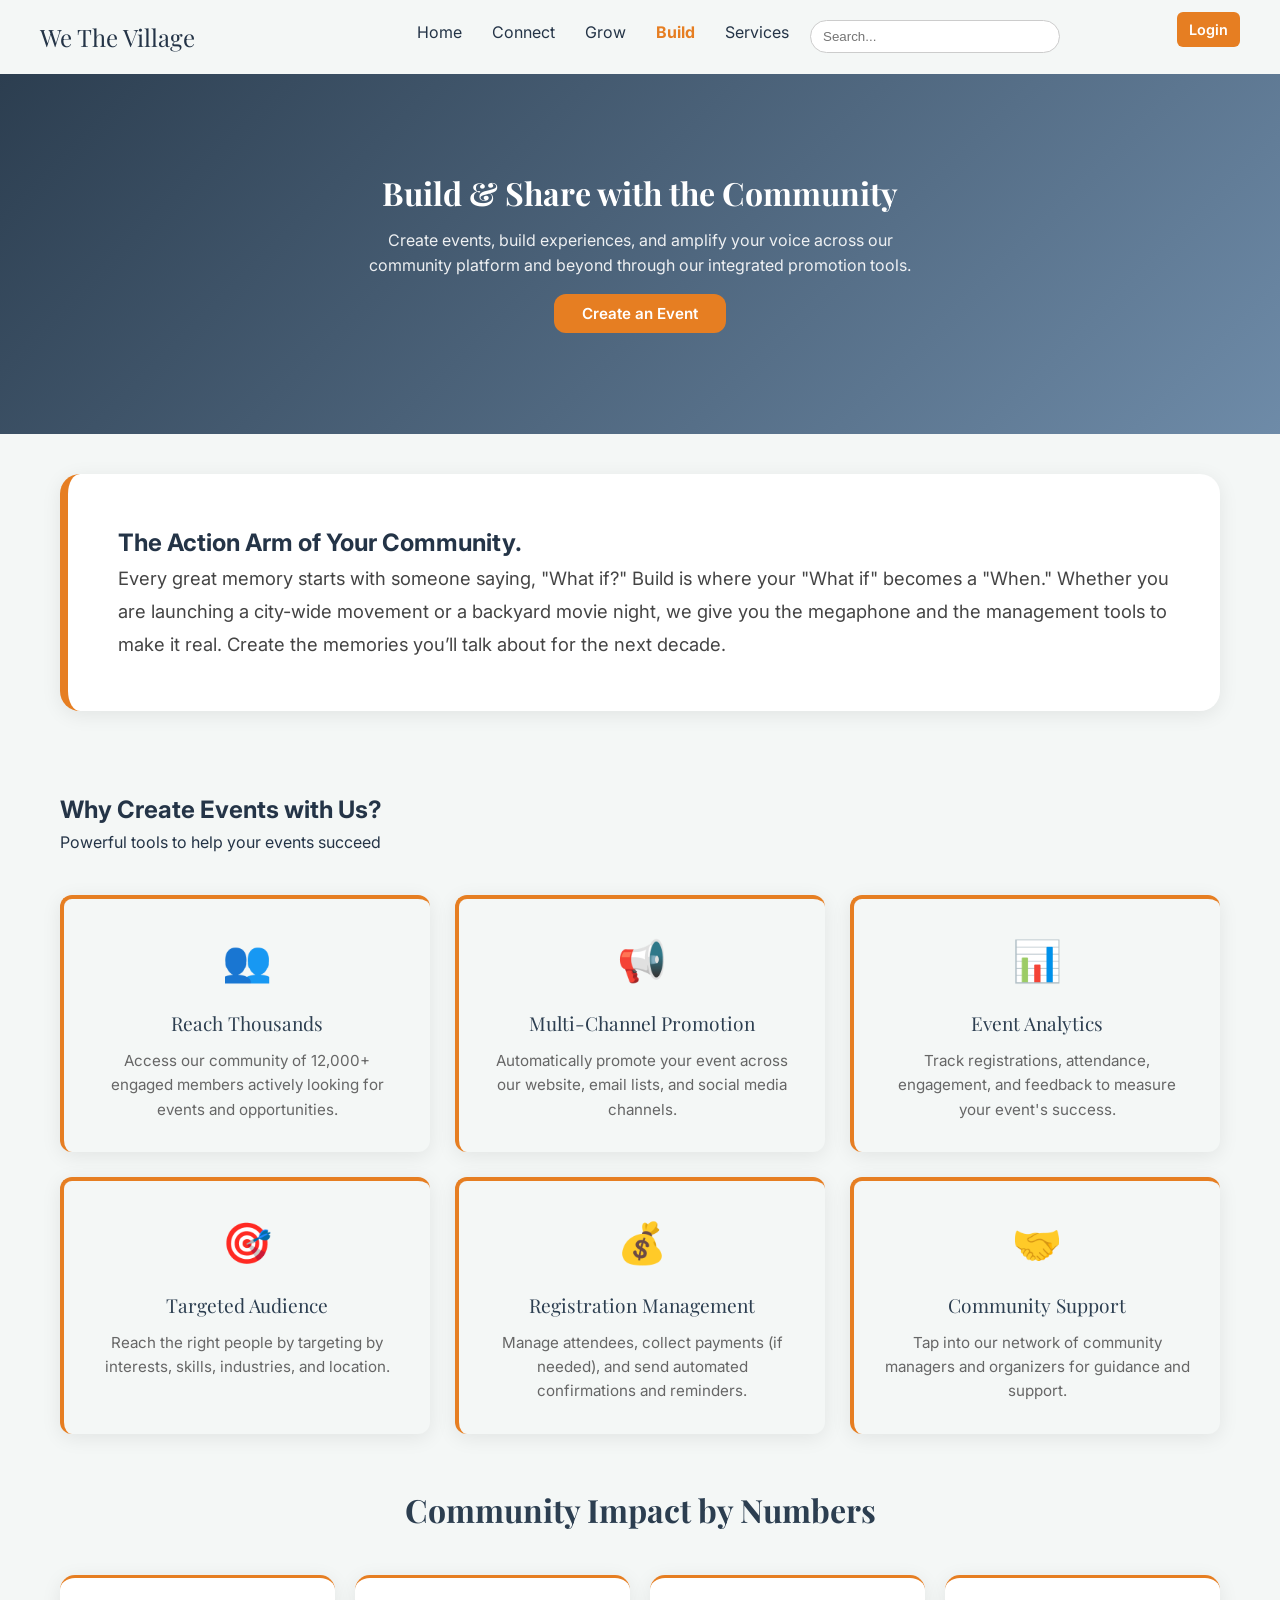
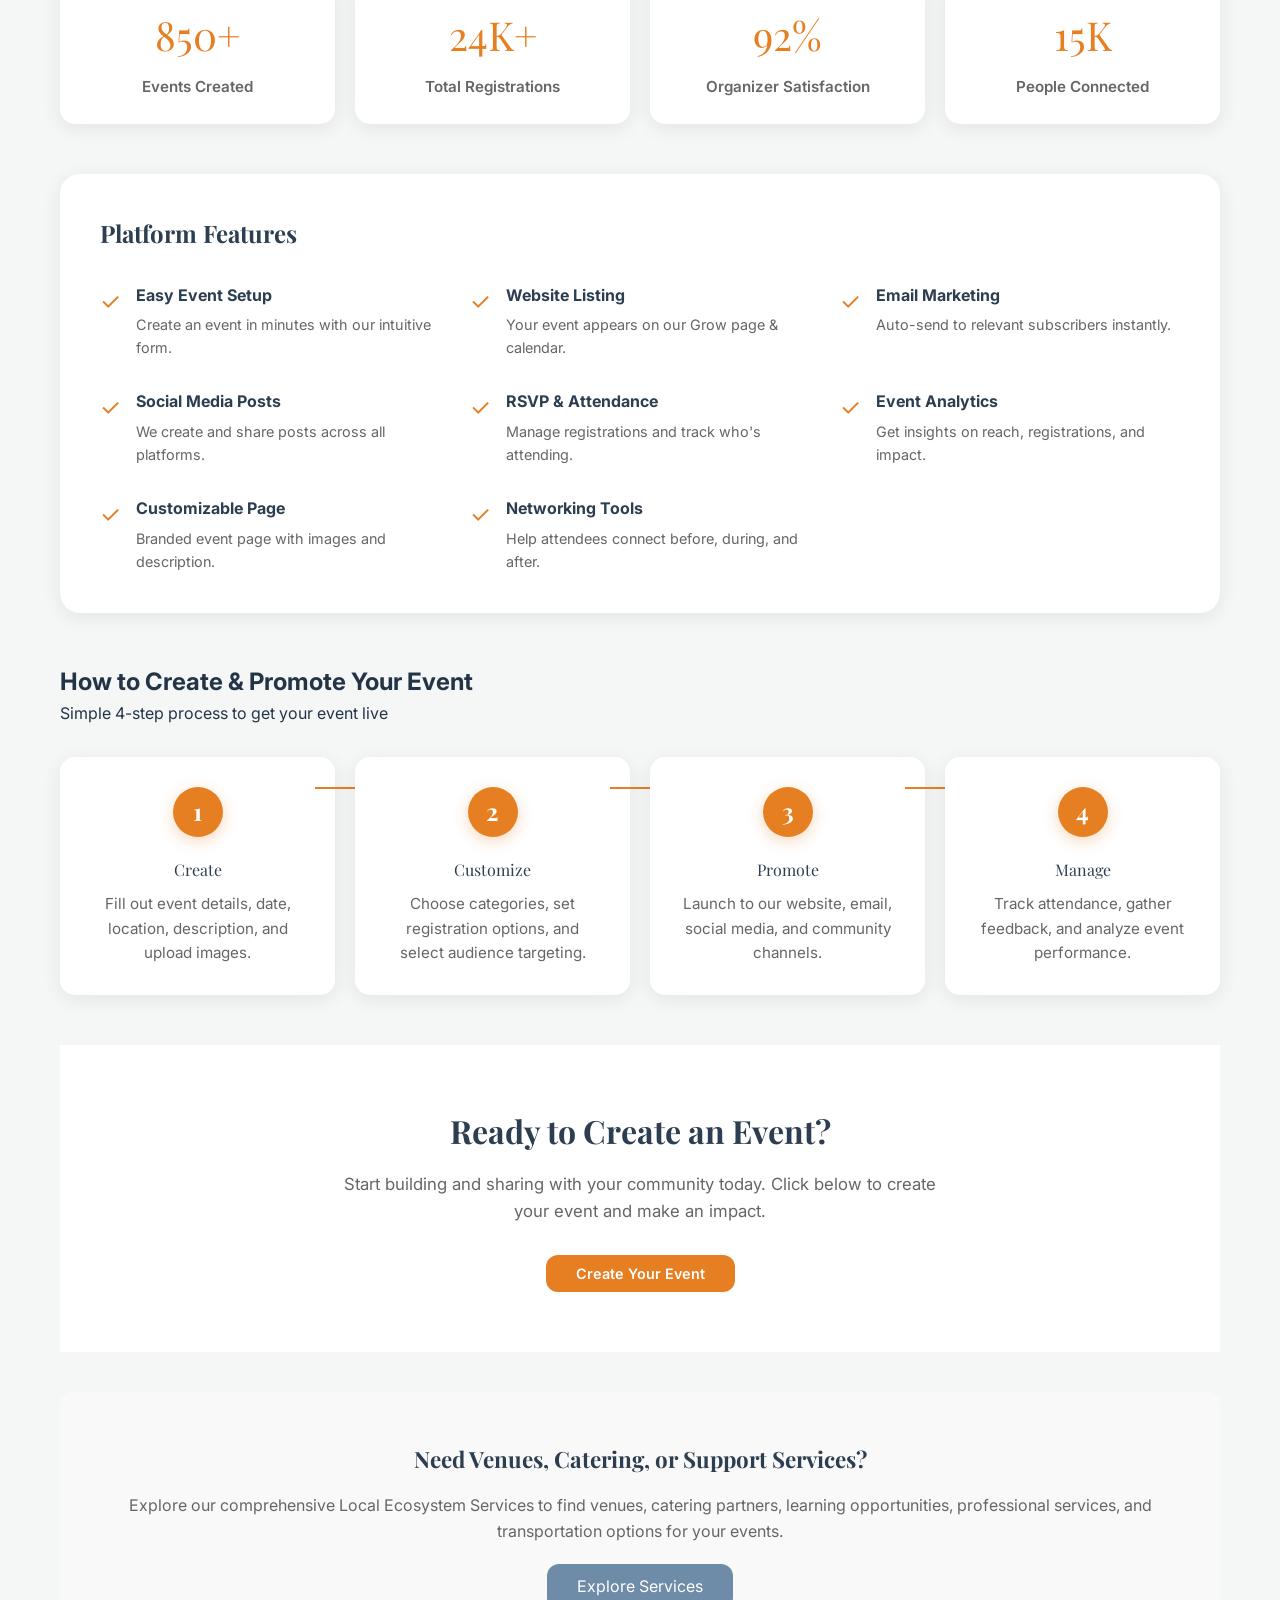
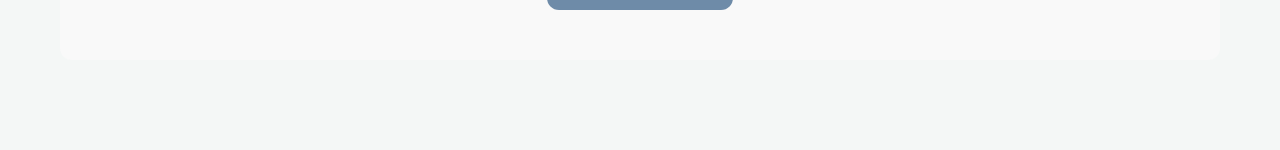
<file: build.html>
<!DOCTYPE html>
<html lang="en">

<head>
    <meta charset="UTF-8">
    <meta name="viewport" content="width=device-width, initial-scale=1.0">
    <title>Build | We The Village</title>

    <link
        href="https://fonts.googleapis.com/css2?family=Playfair+Display:wght@700&family=Inter:wght@300;400;600;700&display=swap"
        rel="stylesheet">
    <link rel="stylesheet" href="wtvstyle.css">


</head>

<body>

    <!-- NAV -->
    <nav class="nav">
        <div class="hamburger-menu" id="hamburger">
            <span></span>
            <span></span>
            <span></span>
        </div>
        <a href="index.html" class="logo">We The Village</a>
        <div class="nav-links" id="navLinks">
            <a href="index.html">Home</a>
            <a href="connect.html">Connect</a>
            <a href="grow.html">Grow</a>
            <a href="build.html" style="font-weight: bold; color: var(--accent);">Build</a>
            <a href="services.html">Services</a>
            <div class="nav-dropdown">
                <a href="aboutus.html">About</a>
                <div class="dropdown-content">
                    <a href="services.html">Services</a>
                    <a href="testimonials.html">Testimonials</a>
                    <a href="contactus.html">Contact Us</a>
                </div>
            </div>
        </div>

        <div class="nav-search">
            <input type="text" placeholder="Search...">
        </div>

        <div class="nav-right">
            <a href="index.html" class="login-btn">Login</a>
        </div>
    </nav>

    <!-- HERO SECTION -->
    <section class="build-hero">
        <h1>Build & Share with the Community</h1>
        <p>Create events, build experiences, and amplify your voice across our community platform and beyond through our
            integrated promotion tools.</p>
        <button id="heroCreateEventBtn" class="hero-button">Create an Event</button>
    </section>

    <!-- MAIN CONTENT -->
    <div class="build-container">

        <!-- EXPLANATION SECTION -->
        <section class="build-section">
            <div class="info-box">
                <h2>The Action Arm of Your Community.</h2>
                <p>
                    Every great memory starts with someone saying, "What if?" Build is where your "What if" becomes a
                    "When." Whether you are launching a city-wide movement or a backyard movie night, we give you the
                    megaphone and the management tools to make it real. Create the memories you’ll talk about for the
                    next decade.
                </p>
            </div>
        </section>

        <!-- BENEFITS SECTION -->
        <section class="build-section">
            <div class="section-header">
                <h2>Why Create Events with Us?</h2>
                <p>Powerful tools to help your events succeed</p>
            </div>

            <div class="benefits-grid">
                <div class="benefit-card">
                    <div class="benefit-icon">👥</div>
                    <div class="benefit-title">Reach Thousands</div>
                    <p class="benefit-description">Access our community of 12,000+ engaged members actively looking for
                        events and opportunities.</p>
                </div>

                <div class="benefit-card">
                    <div class="benefit-icon">📢</div>
                    <div class="benefit-title">Multi-Channel Promotion</div>
                    <p class="benefit-description">Automatically promote your event across our website, email lists, and
                        social media channels.</p>
                </div>

                <div class="benefit-card">
                    <div class="benefit-icon">📊</div>
                    <div class="benefit-title">Event Analytics</div>
                    <p class="benefit-description">Track registrations, attendance, engagement, and feedback to measure
                        your event's success.</p>
                </div>

                <div class="benefit-card">
                    <div class="benefit-icon">🎯</div>
                    <div class="benefit-title">Targeted Audience</div>
                    <p class="benefit-description">Reach the right people by targeting by interests, skills, industries,
                        and location.</p>
                </div>

                <div class="benefit-card">
                    <div class="benefit-icon">💰</div>
                    <div class="benefit-title">Registration Management</div>
                    <p class="benefit-description">Manage attendees, collect payments (if needed), and send automated
                        confirmations and reminders.</p>
                </div>

                <div class="benefit-card">
                    <div class="benefit-icon">🤝</div>
                    <div class="benefit-title">Community Support</div>
                    <p class="benefit-description">Tap into our network of community managers and organizers for
                        guidance and support.</p>
                </div>
            </div>
        </section>

        <!-- STATS SECTION -->
        <section class="build-section">
            <h2 style="font-family: var(--font-heading); color: var(--primary); font-size: 2rem; text-align: center; margin-bottom: 40px;">Community Impact by Numbers</h2>
            <div class="stats-grid">
                <div class="stat-card">
                    <div class="stat-number">850+</div>
                    <div class="stat-label">Events Created</div>
                </div>
                <div class="stat-card">
                    <div class="stat-number">24K+</div>
                    <div class="stat-label">Total Registrations</div>
                </div>
                <div class="stat-card">
                    <div class="stat-number">92%</div>
                    <div class="stat-label">Organizer Satisfaction</div>
                </div>
                <div class="stat-card">
                    <div class="stat-number">15K</div>
                    <div class="stat-label">People Connected</div>
                </div>
            </div>
        </section>

        <!-- FEATURES SECTION -->
        <section class="build-section">
            <div class="features-section">
                <h3
                    style="font-family: var(--font-heading); color: var(--primary); font-size: 1.5rem; margin: 0 0 30px;">
                    Platform Features</h3>
                <div class="feature-list">
                    <div class="feature-item">
                        <div class="feature-check">✓</div>
                        <div class="feature-text">
                            <h4>Easy Event Setup</h4>
                            <p>Create an event in minutes with our intuitive form.</p>
                        </div>
                    </div>

                    <div class="feature-item">
                        <div class="feature-check">✓</div>
                        <div class="feature-text">
                            <h4>Website Listing</h4>
                            <p>Your event appears on our Grow page & calendar.</p>
                        </div>
                    </div>

                    <div class="feature-item">
                        <div class="feature-check">✓</div>
                        <div class="feature-text">
                            <h4>Email Marketing</h4>
                            <p>Auto-send to relevant subscribers instantly.</p>
                        </div>
                    </div>

                    <div class="feature-item">
                        <div class="feature-check">✓</div>
                        <div class="feature-text">
                            <h4>Social Media Posts</h4>
                            <p>We create and share posts across all platforms.</p>
                        </div>
                    </div>

                    <div class="feature-item">
                        <div class="feature-check">✓</div>
                        <div class="feature-text">
                            <h4>RSVP & Attendance</h4>
                            <p>Manage registrations and track who's attending.</p>
                        </div>
                    </div>

                    <div class="feature-item">
                        <div class="feature-check">✓</div>
                        <div class="feature-text">
                            <h4>Event Analytics</h4>
                            <p>Get insights on reach, registrations, and impact.</p>
                        </div>
                    </div>

                    <div class="feature-item">
                        <div class="feature-check">✓</div>
                        <div class="feature-text">
                            <h4>Customizable Page</h4>
                            <p>Branded event page with images and description.</p>
                        </div>
                    </div>

                    <div class="feature-item">
                        <div class="feature-check">✓</div>
                        <div class="feature-text">
                            <h4>Networking Tools</h4>
                            <p>Help attendees connect before, during, and after.</p>
                        </div>
                    </div>
                </div>
            </div>
        </section>

        <!-- PROCESS SECTION -->
        <section class="build-section process-section">
            <div class="section-header">
                <h2>How to Create & Promote Your Event</h2>
                <p>Simple 4-step process to get your event live</p>
            </div>

            <div class="process-steps">
                <div class="step-card">
                    <div class="step-number">1</div>
                    <div class="step-title">Create</div>
                    <p class="step-description">Fill out event details, date, location, description, and upload images.
                    </p>
                    <div class="step-connector"></div>
                </div>

                <div class="step-card">
                    <div class="step-number">2</div>
                    <div class="step-title">Customize</div>
                    <p class="step-description">Choose categories, set registration options, and select audience
                        targeting.</p>
                    <div class="step-connector"></div>
                </div>

                <div class="step-card">
                    <div class="step-number">3</div>
                    <div class="step-title">Promote</div>
                    <p class="step-description">Launch to our website, email, social media, and community channels.</p>
                    <div class="step-connector"></div>
                </div>

                <div class="step-card">
                    <div class="step-number">4</div>
                    <div class="step-title">Manage</div>
                    <p class="step-description">Track attendance, gather feedback, and analyze event performance.</p>
                </div>
            </div>
        </section>

        <!-- CTA SECTION -->
        <section class="cta-section">
            <h2>Ready to Create an Event?</h2>
            <p>
                Start building and sharing with your community today. Click below to create your event and make an impact.
            </p>
            <button id="openEventModal" class="cta-button"
                style="background: var(--accent); color: white; border: none; display: inline-block; text-decoration: none; padding: 10px 30px; border-radius: 12px; cursor: pointer; font-weight: 600; transition: background 0.3s ease;">Create
                Your Event</button>
        </section>

        <!-- SERVICES LINK SECTION -->
        <section class="build-section" style="text-align: center; padding: 50px 30px; background: #f9f9f9; border-radius: 12px; margin-top: 40px;">
            <h3 style="font-family: var(--font-heading); color: var(--primary); font-size: 1.4rem; margin-bottom: 15px;">Need Venues, Catering, or Support Services?</h3>
            <p style="color: #666; margin-bottom: 20px; font-size: 1rem;">Explore our comprehensive Local Ecosystem Services to find venues, catering partners, learning opportunities, professional services, and transportation options for your events.</p>
            <a href="services.html" class="cta-button" style="background: var(--secondary); color: white; border: none; display: inline-block; padding: 10px 30px; border-radius: 12px; text-decoration: none;">Explore Services</a>
        </section>

    </div>

    <!-- EVENT CREATION MODAL -->
    <div id="eventModal" class="event-modal">
        <div class="modal-content">
            <button class="modal-close" id="closeEventModal">&times;</button>
            <h2 style="font-family: var(--font-heading); color: var(--primary); margin-top: 0;">Create Your Event</h2>
            <form id="eventForm">
                <!-- BASIC INFO -->
                <div class="form-section">
                    <h3>📋 Basic Information</h3>

                    <div class="form-group">
                        <label>Event Title *</label>
                        <input type="text" placeholder="e.g., Web Development Workshop for Beginners" required>
                    </div>

                    <div class="form-group">
                        <label>Event Description *</label>
                        <textarea
                            placeholder="Describe what your event is about, who should attend, and what they'll learn or gain..."
                            required></textarea>
                    </div>

                    <div class="form-row">
                        <div class="form-group">
                            <label>Event Category *</label>
                            <select required>
                                <option value="">-- Select Category --</option>
                                <option value="skill-building">🎓 Skill Building</option>
                                <option value="conference">🎤 Conference / Talk</option>
                                <option value="networking">🤝 Networking</option>
                                <option value="volunteering">🙋 Volunteering</option>
                                <option value="project">👨‍💻 Project / Hackathon</option>
                                <option value="movement">✊ Movement / Cause</option>
                                <option value="city-event">🏙️ City Event</option>
                                <option value="other">💡 Other</option>
                            </select>
                        </div>

                        <div class="form-group">
                            <label>Event Type *</label>
                            <select required>
                                <option value="">-- Select Type --</option>
                                <option value="in-person">🏢 In-Person</option>
                                <option value="online">💻 Online / Virtual</option>
                                <option value="hybrid">🔀 Hybrid</option>
                            </select>
                        </div>
                    </div>
                </div>

                <!-- DATE & TIME -->
                <div class="form-section">
                    <h3>📅 Date & Time</h3>

                    <div class="form-row">
                        <div class="form-group">
                            <label>Start Date *</label>
                            <input type="date" required>
                        </div>

                        <div class="form-group">
                            <label>Start Time *</label>
                            <input type="time" required>
                        </div>

                        <div class="form-group">
                            <label>End Time *</label>
                            <input type="time" required>
                        </div>
                    </div>
                </div>

                <!-- LOCATION -->
                <div class="form-section">
                    <h3>📍 Location</h3>

                    <div class="form-group">
                        <label>Location / Venue *</label>
                        <input type="text" placeholder="Street address, venue name, or Zoom link for online events"
                            required>
                    </div>

                    <div class="form-row">
                        <div class="form-group">
                            <label>City</label>
                            <input type="text" placeholder="City, State" value="">
                        </div>

                        <div class="form-group">
                            <label>Capacity</label>
                            <input type="number" placeholder="How many attendees can you accommodate?" min="1">
                        </div>
                    </div>
                </div>

                <!-- PROMOTION -->
                <div class="form-section">
                    <h3>📢 Promotion Channels</h3>
                    <p style="color: #666; margin-bottom: 15px;">Choose which channels we should promote your event on:</p>

                    <div class="promotion-checklist">
                        <label class="checklist-item">
                            <input type="checkbox" checked>
                            <span class="checklist-label">🌐 <strong>Our Website</strong> - Featured on Grow page & calendar</span>
                        </label>

                        <label class="checklist-item">
                            <input type="checkbox" checked>
                            <span class="checklist-label">📧 <strong>Email Newsletter</strong> - Sent to targeted subscribers</span>
                        </label>

                        <label class="checklist-item">
                            <input type="checkbox" checked>
                            <span class="checklist-label">📘 <strong>Facebook</strong> - Posted to our Facebook community</span>
                        </label>

                        <label class="checklist-item">
                            <input type="checkbox" checked>
                            <span class="checklist-label">🐦 <strong>Twitter/X</strong> - Announced to our followers</span>
                        </label>

                        <label class="checklist-item">
                            <input type="checkbox" checked>
                            <span class="checklist-label">📸 <strong>Instagram</strong> - Posted in stories and feed</span>
                        </label>

                        <label class="checklist-item">
                            <input type="checkbox">
                            <span class="checklist-label">💼 <strong>LinkedIn</strong> - Shared with professional network</span>
                        </label>
                    </div>
                </div>

                <!-- ADDITIONAL INFO -->
                <div class="form-section">
                    <h3>📝 Additional Details</h3>

                    <div class="form-group">
                        <label>Image URL (Hero Image)</label>
                        <input type="url" placeholder="https://example.com/image.jpg">
                    </div>

                    <div class="form-group">
                        <label>Organizer Contact Email *</label>
                        <input type="email" placeholder="your@email.com" required>
                    </div>

                    <div class="form-group">
                        <label>Any Special Notes or Requirements</label>
                        <textarea placeholder="Accessibility needs, prerequisites, what to bring, etc."></textarea>
                    </div>
                </div>

                <!-- SUBSCRIPTION REQUIRED -->
                <div class="form-section">
                    <h3>📬 Subscribe to Platform</h3>
                    <p style="color: #666; margin-bottom: 20px;">To submit your event, you must subscribe to receive updates about event responses and attendee engagement.</p>
                    <label class="checklist-item" style="margin: 0;">
                        <input type="checkbox" id="subscriptionCheckbox" required>
                        <span class="checklist-label">✓ <strong>I agree to subscribe</strong> to event updates and community announcements</span>
                    </label>
                </div>

                <!-- ACTIONS -->
                <div class="form-actions">
                    <button type="reset" class="btn-secondary">Clear Form</button>
                    <button type="submit" class="btn-primary">✓ Create Event</button>
                </div>
            </form>
        </div>
    </div>

    <script>
        // Modal handling
        const eventModal = document.getElementById('eventModal');
        const openEventModal = document.getElementById('openEventModal');
        const heroCreateEventBtn = document.getElementById('heroCreateEventBtn');
        const closeEventModal = document.getElementById('closeEventModal');

        const openModal = () => {
            eventModal.classList.add('show');
            document.body.style.overflow = 'hidden';
        };

        openEventModal?.addEventListener('click', openModal);
        heroCreateEventBtn?.addEventListener('click', openModal);

        closeEventModal?.addEventListener('click', () => {
            eventModal.classList.remove('show');
            document.body.style.overflow = 'auto';
        });

        // Close modal when clicking outside
        window.addEventListener('click', (event) => {
            if (event.target === eventModal) {
                eventModal.classList.remove('show');
                document.body.style.overflow = 'auto';
            }
        });

        // Form submission
        const eventForm = document.getElementById('eventForm');
        if (eventForm) {
            eventForm.addEventListener('submit', function (e) {
                e.preventDefault();
                
                const subscriptionCheckbox = document.getElementById('subscriptionCheckbox');
                if (!subscriptionCheckbox?.checked) {
                    alert('⚠️ You must agree to subscribe to submit your event.');
                    return;
                }
                
                alert('✅ Thank you for creating an event! We\'ve received your submission and you\'re now subscribed to updates. Our team will review it shortly and send you confirmation details.');
                eventForm.reset();
                eventModal.classList.remove('show');
                document.body.style.overflow = 'auto';
            });
        }
        const checklistItems = document.querySelectorAll('.checklist-item');
        checklistItems.forEach(item => {
            item.addEventListener('click', function (e) {
                if (e.target.tagName !== 'INPUT') {
                    const checkbox = this.querySelector('input[type="checkbox"]');
                    checkbox.checked = !checkbox.checked;
                }
            });
        });

        // Hamburger menu toggle
        const hamburger = document.getElementById('hamburger');
        const navLinks = document.getElementById('navLinks');

        if (hamburger) {
            hamburger.addEventListener('click', () => {
                navLinks.classList.toggle('mobile-open');
                hamburger.classList.toggle('active');
            });
        }
    </script>

</body>

</html>
</file>
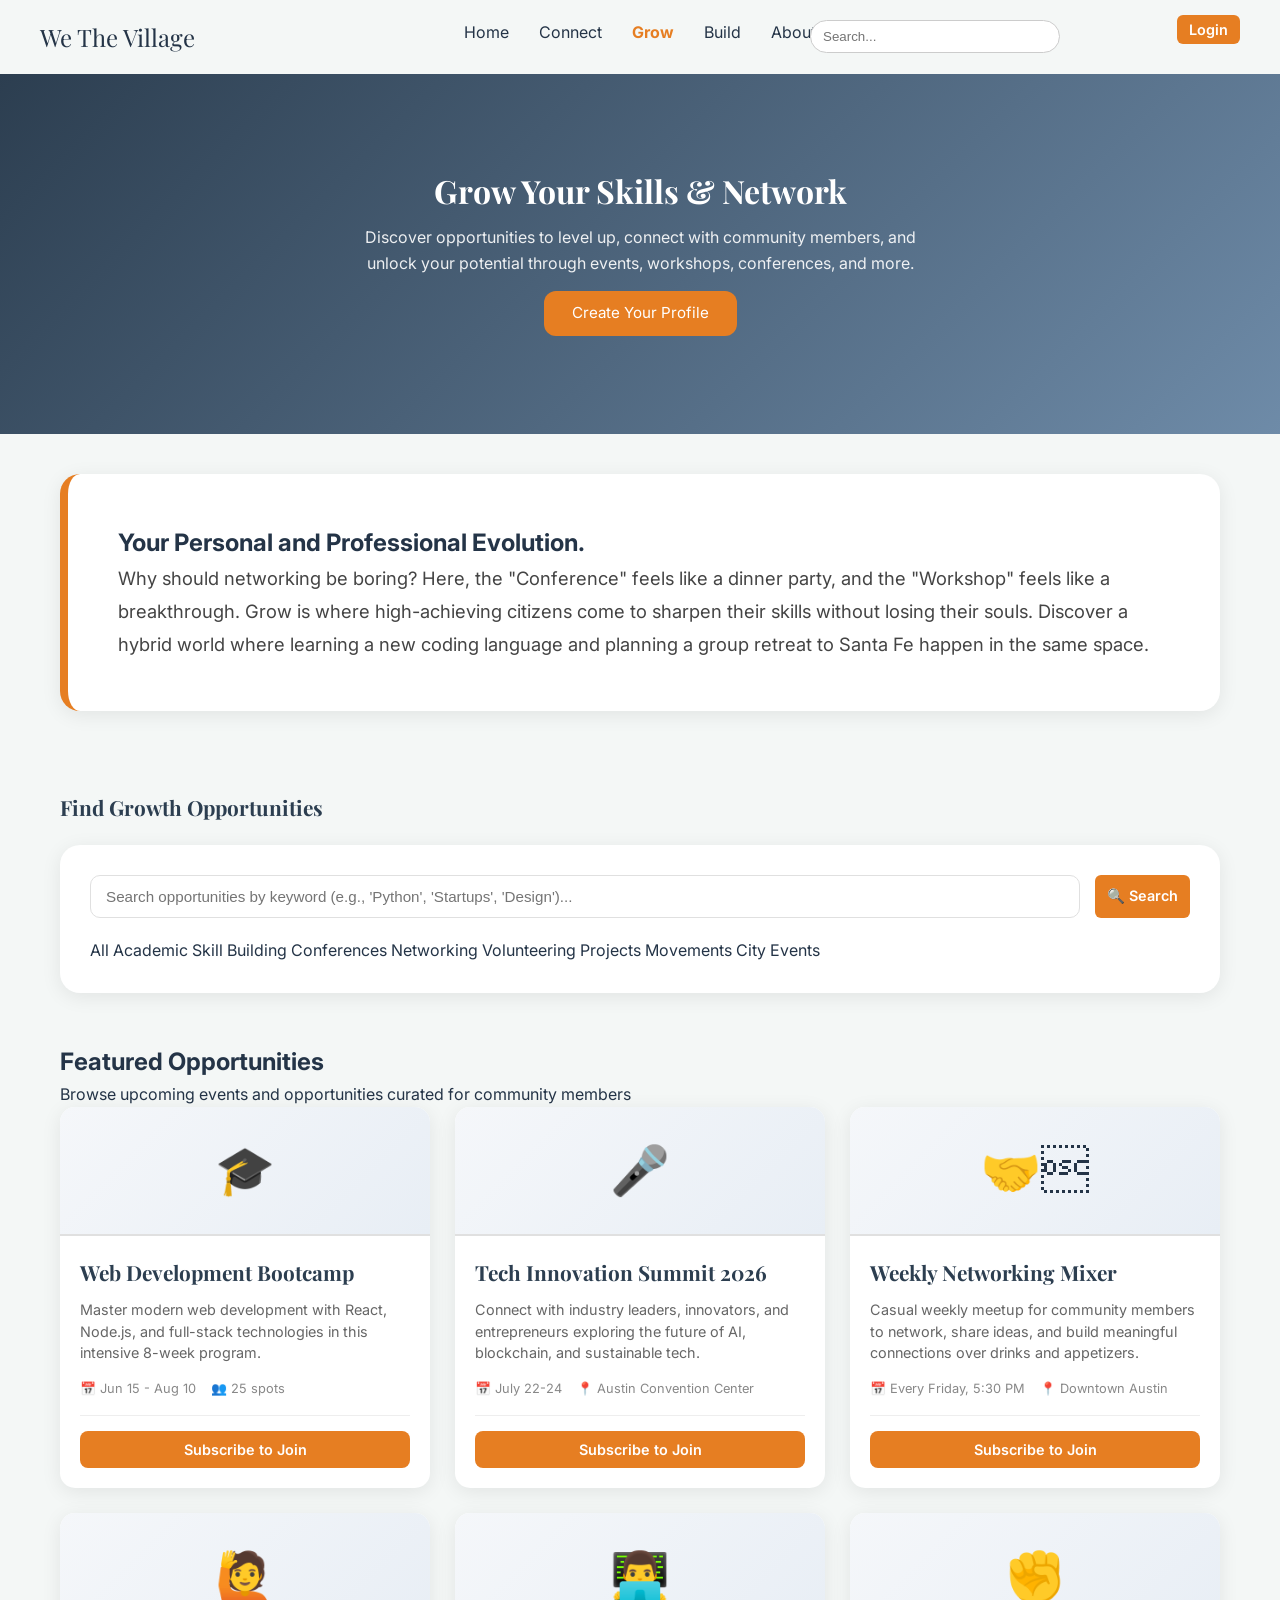
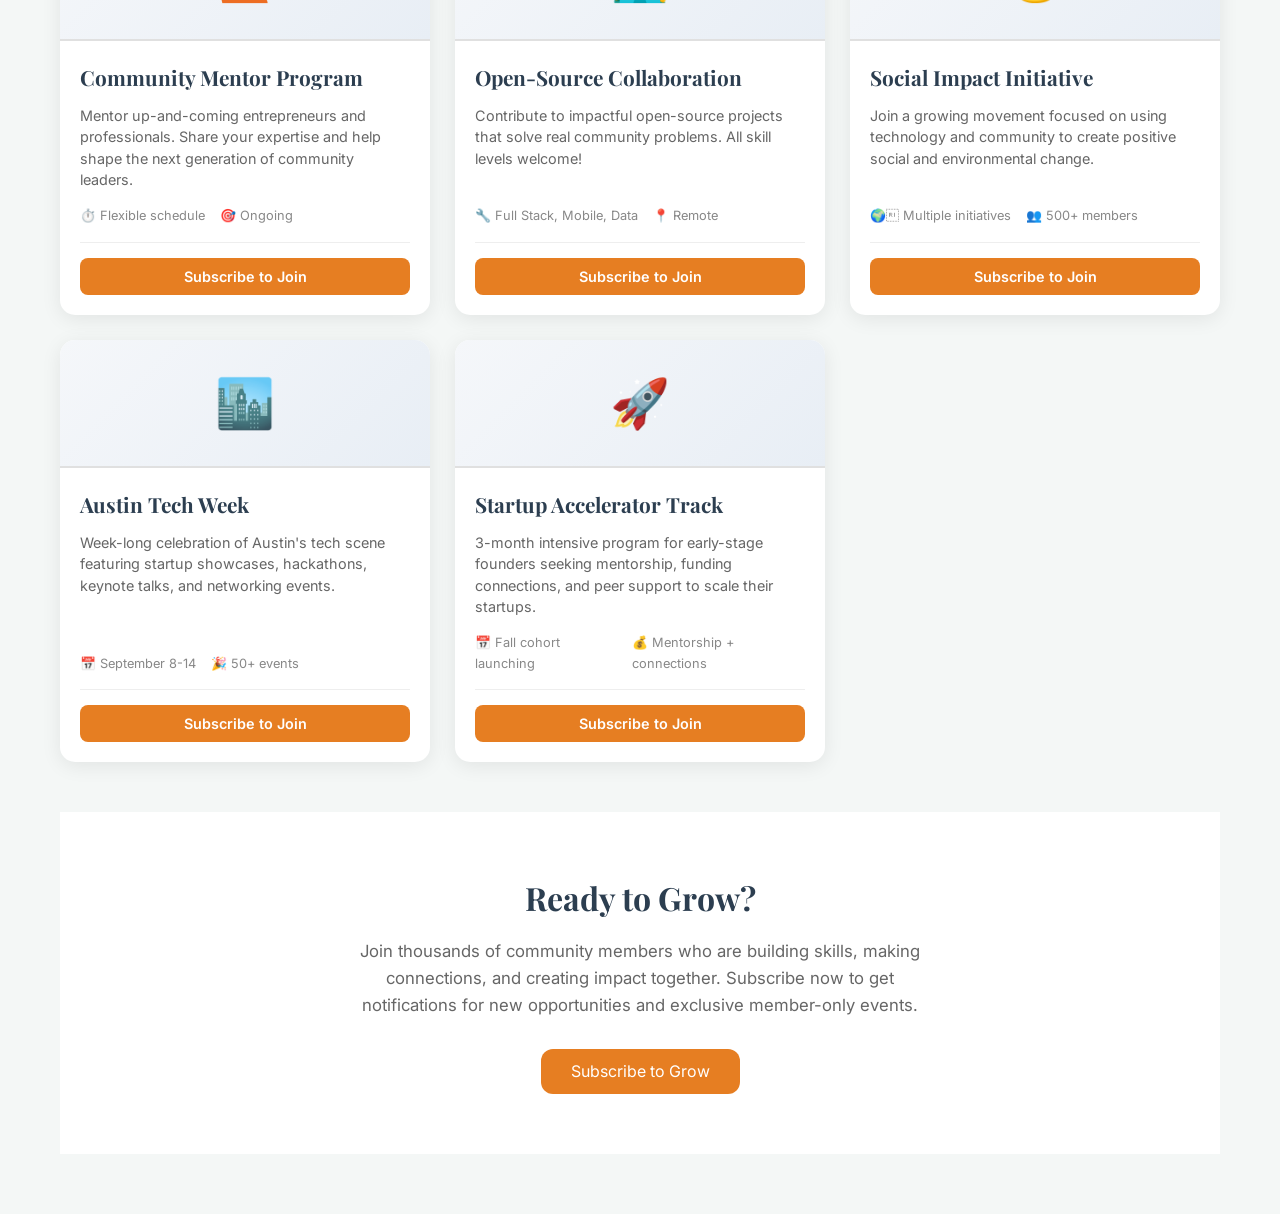
<file: grow.html>
﻿<!DOCTYPE html>
<html lang="en">

<head>
    <meta charset="UTF-8">
    <meta name="viewport" content="width=device-width, initial-scale=1.0">
    <title>Grow | We The Village</title>

    <link
        href="https://fonts.googleapis.com/css2?family=Playfair+Display:wght@700&family=Inter:wght@300;400;600;700&display=swap"
        rel="stylesheet">
    <link rel="stylesheet" href="wtvstyle.css">


</head>

<body>

    <!-- NAV -->
    <nav class="nav">
        <div class="hamburger-menu" id="hamburger">
            <span></span>
            <span></span>
            <span></span>
        </div>
        <a href="index.html" class="logo">We The Village</a>
        <div class="nav-links" id="navLinks">
            <a href="index.html">Home</a>
            <a href="connect.html">Connect</a>
            <a href="grow.html" style="font-weight: bold; color: var(--accent);">Grow</a>
            <a href="build.html">Build</a>
            <div class="nav-dropdown">
                <a href="aboutus.html">About</a>
                <div class="dropdown-content">
                    <a href="services.html">Services</a>
                    <a href="testimonials.html">Testimonials</a>
                    <a href="contactus.html">Contact Us</a>
                </div>
            </div>
        </div>

        <div class="nav-search">
            <input type="text" placeholder="Search...">
        </div>

        <div class="nav-right">
            <button class="login-btn">Login</button>
        </div>
    </nav>

    <!-- HERO SECTION -->
    <section class="grow-hero">
        <h1>Grow Your Skills & Network</h1>
        <p>Discover opportunities to level up, connect with community members, and unlock your potential through events,
            workshops, conferences, and more.</p>
        <a href="profile.html" class="hero-button">Create Your Profile</a>
    </section>

    <!-- MAIN CONTENT -->
    <div class="grow-container">

        <!-- EXPLANATION SECTION -->
        <section class="grow-section">
            <div class="info-box">
                <h2>Your Personal and Professional Evolution.</h2>
                <p>
                    Why should networking be boring? Here, the "Conference" feels like a dinner party, and the
                    "Workshop" feels like a breakthrough. Grow is where high-achieving citizens come to sharpen their
                    skills without losing their souls. Discover a hybrid world where learning a new coding language and
                    planning a group retreat to Santa Fe happen in the same space.
                </p>
            </div>
        </section>

        <!-- SEARCH & FILTER SECTION -->
        <section class="grow-section">
            <h3 style="font-family: var(--font-heading); color: var(--primary); font-size: 1.3rem; margin-bottom: 20px;">Find Growth Opportunities</h3>
            <div class="grow-search-container">
                <div class="grow-search-wrapper">
                    <input type="text"
                        placeholder="Search opportunities by keyword (e.g., 'Python', 'Startups', 'Design')...">
                    <button class="cta-button" style="background: var(--accent);">🔍 Search</button>
                </div>
                <div class="filter-badges">
                    <span class="filter-badge active">All</span>
                    <span class="filter-badge">Academic Skill Building</span>
                    <span class="filter-badge">Conferences</span>
                    <span class="filter-badge">Networking</span>
                    <span class="filter-badge">Volunteering</span>
                    <span class="filter-badge">Projects</span>
                    <span class="filter-badge">Movements</span>
                    <span class="filter-badge">City Events</span>
                </div>
            </div>
        </section>

        <!-- OPPORTUNITIES GRID -->
        <section class="grow-section">
            <div class="section-header">
                <h2>Featured Opportunities</h2>
                <p>Browse upcoming events and opportunities curated for community members</p>
            </div>

            <div class="opportunities-grid">
                <!-- Card 1: Skill Building Event -->
                <div class="opportunity-card">
                    <div class="opportunity-icon">🎓</div>
                    <div class="opportunity-content">
                        <h3 class="opportunity-title">Web Development Bootcamp</h3>
                        <p class="opportunity-description">Master modern web development with React, Node.js, and
                            full-stack technologies in this intensive 8-week program.</p>
                        <div class="opportunity-meta">
                            <div class="opportunity-meta-item">📅 Jun 15 - Aug 10</div>
                            <div class="opportunity-meta-item">👥 25 spots</div>
                        </div>
                        <button class="opportunity-btn">Subscribe to Join</button>
                    </div>
                </div>

                <!-- Card 2: Conference -->
                <div class="opportunity-card">
                    <div class="opportunity-icon">🎤</div>
                    <div class="opportunity-content">
                        <h3 class="opportunity-title">Tech Innovation Summit 2026</h3>
                        <p class="opportunity-description">Connect with industry leaders, innovators, and entrepreneurs
                            exploring the future of AI, blockchain, and sustainable tech.</p>
                        <div class="opportunity-meta">
                            <div class="opportunity-meta-item">📅 July 22-24</div>
                            <div class="opportunity-meta-item">📍 Austin Convention Center</div>
                        </div>
                        <button class="opportunity-btn">Subscribe to Join</button>
                    </div>
                </div>

                <!-- Card 3: Networking -->
                <div class="opportunity-card">
                    <div class="opportunity-icon">🤝</div>
                    <div class="opportunity-content">
                        <h3 class="opportunity-title">Weekly Networking Mixer</h3>
                        <p class="opportunity-description">Casual weekly meetup for community members to network, share
                            ideas, and build meaningful connections over drinks and appetizers.</p>
                        <div class="opportunity-meta">
                            <div class="opportunity-meta-item">📅 Every Friday, 5:30 PM</div>
                            <div class="opportunity-meta-item">📍 Downtown Austin</div>
                        </div>
                        <button class="opportunity-btn">Subscribe to Join</button>
                    </div>
                </div>

                <!-- Card 4: Volunteering -->
                <div class="opportunity-card">
                    <div class="opportunity-icon">🙋</div>
                    <div class="opportunity-content">
                        <h3 class="opportunity-title">Community Mentor Program</h3>
                        <p class="opportunity-description">Mentor up-and-coming entrepreneurs and professionals. Share
                            your expertise and help shape the next generation of community leaders.</p>
                        <div class="opportunity-meta">
                            <div class="opportunity-meta-item">⏱️ Flexible schedule</div>
                            <div class="opportunity-meta-item">🎯 Ongoing</div>
                        </div>
                        <button class="opportunity-btn">Subscribe to Join</button>
                    </div>
                </div>

                <!-- Card 5: Projects -->
                <div class="opportunity-card">
                    <div class="opportunity-icon">👨‍💻</div>
                    <div class="opportunity-content">
                        <h3 class="opportunity-title">Open-Source Collaboration</h3>
                        <p class="opportunity-description">Contribute to impactful open-source projects that solve real
                            community problems. All skill levels welcome!</p>
                        <div class="opportunity-meta">
                            <div class="opportunity-meta-item">🔧 Full Stack, Mobile, Data</div>
                            <div class="opportunity-meta-item">📍 Remote</div>
                        </div>
                        <button class="opportunity-btn">Subscribe to Join</button>
                    </div>
                </div>

                <!-- Card 6: Movements -->
                <div class="opportunity-card">
                    <div class="opportunity-icon">✊</div>
                    <div class="opportunity-content">
                        <h3 class="opportunity-title">Social Impact Initiative</h3>
                        <p class="opportunity-description">Join a growing movement focused on using technology and
                            community to create positive social and environmental change.</p>
                        <div class="opportunity-meta">
                            <div class="opportunity-meta-item">🌍 Multiple initiatives</div>
                            <div class="opportunity-meta-item">👥 500+ members</div>
                        </div>
                        <button class="opportunity-btn">Subscribe to Join</button>
                    </div>
                </div>

                <!-- Card 7: City Events -->
                <div class="opportunity-card">
                    <div class="opportunity-icon">🏙️</div>
                    <div class="opportunity-content">
                        <h3 class="opportunity-title">Austin Tech Week</h3>
                        <p class="opportunity-description">Week-long celebration of Austin's tech scene featuring
                            startup showcases, hackathons, keynote talks, and networking events.</p>
                        <div class="opportunity-meta">
                            <div class="opportunity-meta-item">📅 September 8-14</div>
                            <div class="opportunity-meta-item">🎉 50+ events</div>
                        </div>
                        <button class="opportunity-btn">Subscribe to Join</button>
                    </div>
                </div>

                <!-- Card 8: Specialized Skills -->
                <div class="opportunity-card">
                    <div class="opportunity-icon">🚀</div>
                    <div class="opportunity-content">
                        <h3 class="opportunity-title">Startup Accelerator Track</h3>
                        <p class="opportunity-description">3-month intensive program for early-stage founders seeking
                            mentorship, funding connections, and peer support to scale their startups.</p>
                        <div class="opportunity-meta">
                            <div class="opportunity-meta-item">📅 Fall cohort launching</div>
                            <div class="opportunity-meta-item">💰 Mentorship + connections</div>
                        </div>
                        <button class="opportunity-btn">Subscribe to Join</button>
                    </div>
                </div>
            </div>
        </section>

        <!-- CTA SECTION -->
        <section class="cta-section">
            <h2>Ready to Grow?</h2>
            <p>
                Join thousands of community members who are building skills, making connections,
                and creating impact together. Subscribe now to get notifications for new opportunities
                and exclusive member-only events.
            </p>
            <a href="profile.html" class="cta-button"
                style="background: var(--accent); color: white; border: none; display: inline-block; padding: 10px 30px; border-radius: 12px; text-decoration: none;">Subscribe
                to Grow</a>
        </section>

    </div>

    <script>
        // Hamburger menu toggle
        const hamburger = document.getElementById('hamburger');
        const navLinks = document.getElementById('navLinks');

        if (hamburger) {
            hamburger.addEventListener('click', () => {
                navLinks.classList.toggle('mobile-open');
                hamburger.classList.toggle('active');
            });
        }
    </script>

</body>

</html>
</file>
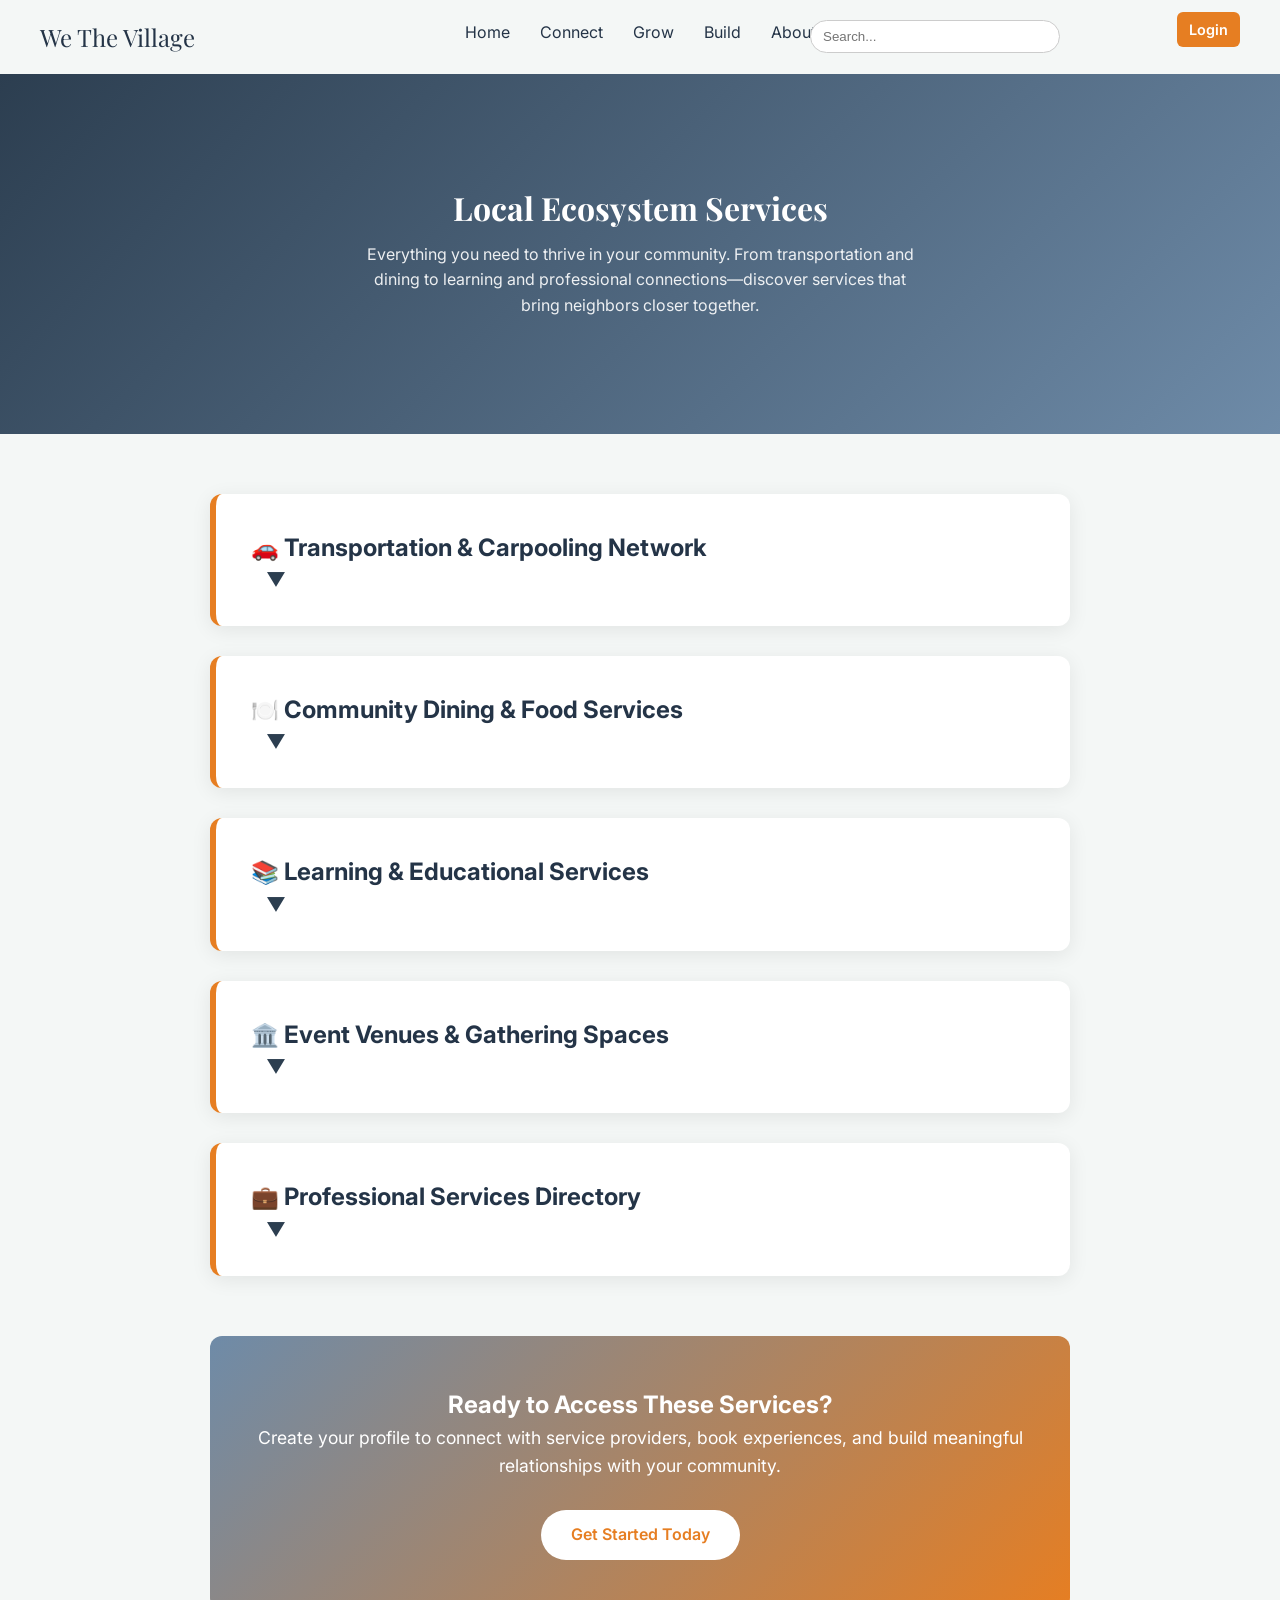
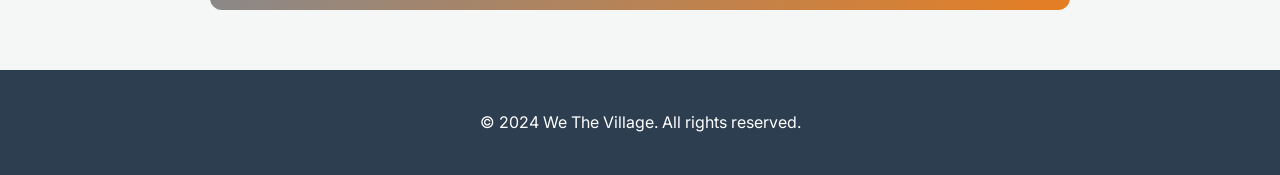
<file: services.html>
<!DOCTYPE html>
<html lang="en">

<head>
    <meta charset="UTF-8" />
    <meta name="viewport" content="width=device-width, initial-scale=1.0" />
    <title>Services | We The Village</title>

    <link
        href="https://fonts.googleapis.com/css2?family=Playfair+Display:wght@500;700&family=Inter:wght@300;400;600&display=swap"
        rel="stylesheet">
    <link rel="stylesheet" href="wtvstyle.css" />
</head>

<body>

    <!-- NAV  -->
    <nav class="nav">
        <div class="hamburger-menu" id="hamburger">
            <span></span>
            <span></span>
            <span></span>
        </div>
        <a href="index.html" class="logo">We The Village</a>
        <div class="nav-links" id="navLinks">
            <a href="index.html">Home</a>
            <a href="connect.html">Connect</a>
            <a href="grow.html">Grow</a>
            <a href="build.html">Build</a>
            <div class="nav-dropdown">
                <a href="aboutus.html">About</a>
                <div class="dropdown-content">
                    <a href="services.html">Services</a>
                    <a href="testimonials.html">Testimonials</a>
                    <a href="contactus.html">Contact Us</a>
                </div>
            </div>
        </div>

        <div class="nav-search">
            <input type="text" placeholder="Search...">
        </div>

        <div class="nav-right">
            <a href="dashboard.html" class="login-btn">Login</a>
        </div>
    </nav>

    <!-- HERO SECTION -->
    <section class="services-hero">
        <h1>Local Ecosystem Services</h1>
        <p>Everything you need to thrive in your community. From transportation and dining to learning and professional connections—discover services that bring neighbors closer together.</p>
    </section>

    <!-- MAIN CONTENT -->
    <div class="services-container">

        <!-- ORDERED LIST OF SERVICES -->
        <ol class="services-list">
            <!-- 1. Transportation & Carpooling -->
            <li>
                <div class="service-category collapsed">
                    <h2><span class="service-icon">🚗</span> Transportation & Carpooling Network</h2>
                    <button class="service-category-header" style="width: 100%; text-align: left; cursor: pointer;">
                        <span class="collapse-toggle">▼</span>
                    </button>
                    <div class="service-content">
                        <p class="service-description">Connect with neighbors for safe, affordable rides and carpooling opportunities. Perfect for commuting, weekend trips, and community events.</p>
                        <ul class="hours-list">
                            <li>
                                <span class="hours-label">🚙 Weekday Carpools</span>
                                <span class="hours-time">Monday – Friday, 7:00 AM – 9:00 AM and 4:30 PM – 6:30 PM</span>
                            </li>
                            <li>
                                <span class="hours-label">🗺️ Weekend Trip Planning</span>
                                <span class="hours-time">Saturday & Sunday, 8:00 AM – 8:00 PM</span>
                            </li>
                            <li>
                                <span class="hours-label">📞 Coordination Support</span>
                                <span class="hours-time">Daily, 9:00 AM – 5:00 PM EST</span>
                            </li>
                            <li>
                                <span class="hours-label">🌙 Late Night Rides</span>
                                <span class="hours-time">Friday & Saturday, 10:00 PM – 2:00 AM</span>
                            </li>
                        </ul>
                    </div>
                </div>
            </li>

            <!-- 2. Community Dining & Food Services -->
            <li>
                <div class="service-category collapsed">
                    <h2><span class="service-icon">🍽️</span> Community Dining & Food Services</h2>
                    <button class="service-category-header" style="width: 100%; text-align: left; cursor: pointer;">
                        <span class="collapse-toggle">▼</span>
                    </button>
                    <div class="service-content">
                        <p class="service-description">Discover partner restaurants, pop-up dinners, cooking classes, and shared meal programs in your neighborhood. Support local food vendors and build community over great meals.</p>
                    <ul class="hours-list">
                        <li>
                            <span class="hours-label">🍷 Restaurant Partnerships</span>
                            <span class="hours-time">Monday – Thursday, 5:00 PM – 10:00 PM | Friday – Sunday, 5:00 PM – 11:00 PM</span>
                        </li>
                        <li>
                            <span class="hours-label">👨‍🍳 Cooking Classes & Workshops</span>
                            <span class="hours-time">Wednesday & Saturday, 6:00 PM – 8:00 PM</span>
                        </li>
                        <li>
                            <span class="hours-label">🍲 Community Meal Programs</span>
                            <span class="hours-time">Tuesday & Thursday, 12:00 PM – 1:00 PM | Sunday, 5:00 PM – 6:00 PM</span>
                        </li>
                        <li>
                            <span class="hours-label">🚚 Local Food Vendor Directory</span>
                            <span class="hours-time">Available 24/7 on platform</span>
                        </li>
                    </ul>
                    </div>
                </div>
            </li>

            <!-- 3. Learning & Educational Services -->
            <li>
                <div class="service-category collapsed">
                    <h2><span class="service-icon">📚</span> Learning & Educational Services</h2>
                    <button class="service-category-header" style="width: 100%; text-align: left; cursor: pointer;">
                        <span class="collapse-toggle">▼</span>
                    </button>
                    <div class="service-content">
                        <p class="service-description">Access community workshops, skill-building courses, mentorship programs, and professional development opportunities led by local experts and educators.</p>
                    <ul class="hours-list">
                        <li>
                            <span class="hours-label">🎓 Skill-Building Workshops</span>
                            <span class="hours-time">Monday, Wednesday, Friday: 6:00 PM – 8:00 PM</span>
                        </li>
                        <li>
                            <span class="hours-label">👨‍🏫 Mentorship Programs</span>
                            <span class="hours-time">Flexible scheduling | Coordination: Tuesday – Thursday, 2:00 PM – 5:00 PM</span>
                        </li>
                        <li>
                            <span class="hours-label">💼 Professional Development</span>
                            <span class="hours-time">Saturday, 9:00 AM – 12:00 PM | Evening sessions: Tuesday & Thursday, 6:30 PM – 8:30 PM</span>
                        </li>
                        <li>
                            <span class="hours-label">📖 Online Course Library</span>
                            <span class="hours-time">Access 24/7 to self-paced courses</span>
                        </li>
                    </ul>
                    </div>
                </div>
            </li>

            <!-- 4. Event Venues & Gathering Spaces -->
            <li>
                <div class="service-category collapsed">
                    <h2><span class="service-icon">🏛️</span> Event Venues & Gathering Spaces</h2>
                    <button class="service-category-header" style="width: 100%; text-align: left; cursor: pointer;">
                        <span class="collapse-toggle">▼</span>
                    </button>
                    <div class="service-content">
                        <p class="service-description">Book community venues, parks, and co-working spaces for events, meetings, workshops, and social gatherings. Partner venues offer flexible, affordable options.</p>
                    <ul class="hours-list">
                        <li>
                            <span class="hours-label">🎪 Community Center Bookings</span>
                            <span class="hours-time">Monday – Friday, 9:00 AM – 5:00 PM | Available for events weekends & evenings</span>
                        </li>
                        <li>
                            <span class="hours-label">🌳 Park & Outdoor Space Reservations</span>
                            <span class="hours-time">Daily reservations: 8:00 AM – 6:00 PM</span>
                        </li>
                        <li>
                            <span class="hours-label">🏢 Co-Working & Meeting Rooms</span>
                            <span class="hours-time">Monday – Friday, 7:00 AM – 7:00 PM | Saturday, 9:00 AM – 3:00 PM</span>
                        </li>
                        <li>
                            <span class="hours-label">🍽️ Dining & Private Event Spaces</span>
                            <span class="hours-time">Evening reservations: Tuesday – Sunday, 5:00 PM – 10:00 PM</span>
                        </li>
                    </ul>
                    </div>
                </div>
            </li>

            <!-- 5. Professional Services Directory -->
            <li>
                <div class="service-category collapsed">
                    <h2><span class="service-icon">💼</span> Professional Services Directory</h2>
                    <button class="service-category-header" style="width: 100%; text-align: left; cursor: pointer;">
                        <span class="collapse-toggle">▼</span>
                    </button>
                    <div class="service-content">
                        <p class="service-description">Connect with skilled community members offering professional services—from consulting and design to tutoring and trades. Support local talent and expertise.</p>
                    <ul class="hours-list">
                        <li>
                            <span class="hours-label">🔧 Trade Services (Plumbing, Electrical, Carpentry)</span>
                            <span class="hours-time">Monday – Friday, 8:00 AM – 5:00 PM | Emergency services available 24/7</span>
                        </li>
                        <li>
                            <span class="hours-label">💻 Tech & Digital Services (Web Design, IT Support)</span>
                            <span class="hours-time">Monday – Friday, 9:00 AM – 6:00 PM | Virtual consultations available evenings</span>
                        </li>
                        <li>
                            <span class="hours-label">📝 Professional Consulting (Business, Marketing, HR)</span>
                            <span class="hours-time">Monday – Thursday, 10:00 AM – 5:00 PM | Custom scheduling available</span>
                        </li>
                        <li>
                            <span class="hours-label">👶 Childcare & Tutoring Services</span>
                            <span class="hours-time">After-school tutoring: Monday – Friday, 3:00 PM – 6:00 PM | Childcare: Flexible scheduling</span>
                        </li>
                    </ul>
                    </div>
                </div>
            </li>
        </ol>

        <!-- CTA SECTION -->
        <div class="services-cta">
            <h2>Ready to Access These Services?</h2>
            <p>Create your profile to connect with service providers, book experiences, and build meaningful relationships with your community.</p>
            <a href="profile.html">Get Started Today</a>
        </div>
    </div>

    <footer style="background: var(--primary); color: white; padding: 40px 20px; text-align: center; margin-top: 60px;">
        <p>&copy; 2024 We The Village. All rights reserved.</p>
    </footer>

    <script>
        // Service category collapsible functionality
        document.querySelectorAll('.service-category-header').forEach(header => {
            header.addEventListener('click', function(e) {
                e.preventDefault();
                const category = this.closest('.service-category');
                category.classList.toggle('collapsed');
            });
        });

        // Hamburger menu toggle
        document.getElementById('hamburger')?.addEventListener('click', function() {
            const navLinks = document.getElementById('navLinks');
            const hamburger = document.getElementById('hamburger');
            navLinks?.classList.toggle('mobile-open');
            hamburger?.classList.toggle('active');
        });
    </script>
</body>

</html>
</file>
<file: wtvstyle.css>
:root {
  --primary: #2c3e50;
  --secondary: #6e8ba8;
  --background: #f4f7f6;
  --text: #243447;
  --accent: #e67e22;
  --shadow: 0 4px 20px rgba(0, 0, 0, 0.08);
  --border-color: #e0e0e0;

  --font-heading: 'Playfair Display', serif;
  --font-body: 'Inter', sans-serif;
}

* {
  margin: 0;
  padding: 0;
  box-sizing: border-box;
}

body {
  background: var(--background);
  color: var(--text);
  font-family: var(--font-body);
  line-height: 1.6;
}

/* NAV */
.nav {
  display: flex;
  align-items: center;
  justify-content: center;
  gap: 60px;
  padding: 20px 40px;
  overflow: visible;
}

.logo {
  font-family: var(--font-heading);
  font-size: 1.5rem;
  position: absolute;
  left: 40px;
  color: var(--primary);
  text-decoration: none;
}

a.logo:hover {
  opacity: 0.8;
}

.nav-links {
  display: flex;
  gap: 30px;
}

.nav-right {
  position: absolute;
  right: 40px;
  top: 50%;
  transform: translateY(-50%);
  display: flex;
  align-items: center;
  gap: 20px;
}

.nav a {
  margin-left: 0;
  text-decoration: none;
  color: var(--text);
}

/* SEARCH IN NAV */
.nav-search {
  position: absolute;
  right: 220px;
  display: flex;
}

.nav-search input {
  padding: 8px 12px;
  border-radius: 20px;
  border: 1px solid #ccc;
  width: 250px;
}

/* BUTTON STYLING */
button,
a.login-btn {
  background: var(--accent);
  color: white;
  border: none;
  padding: 6px 12px;
  border-radius: 6px;
  font-size: 0.9rem;
  font-weight: 600;
  cursor: pointer;
  transition: all 0.3s ease;
  font-family: var(--font-body);
  text-decoration: none;
  display: inline-block;
}

button:hover,
a.login-btn:hover {
  background: rgba(230, 126, 34, 0.9);
  transform: translateY(-2px);
  box-shadow: 0 4px 12px rgba(230, 126, 34, 0.3);
}

button:active {
  transform: translateY(0);
}

/* NAV OUTLINE */
.nav-search input:focus {
  outline: none;
  border: 1px solid var(--primary);
}

/* SEARCH ICON FOR MOBILE */
.search-icon {
  display: none;
  cursor: pointer;
  position: absolute;
  right: 70px;
  z-index: 1002;
  width: 24px;
  height: 24px;
  color: var(--primary);
  padding: 4px;
  transition: opacity 0.2s ease;
}

.search-icon:hover {
  opacity: 0.7;
}

.search-icon svg {
  width: 100%;
  height: 100%;
}

/* NAV STICKY */
.nav {
  position: sticky;
  top: 0;
  background: var(--background);
  z-index: 1000;
}

.hamburger-menu {
  display: none;
  flex-direction: column;
  cursor: pointer;
  gap: 5px;
  position: relative;
  left: 40px;
  z-index: 1001;
}

.hamburger-menu span {
  width: 25px;
  height: 3px;
  background: var(--primary);
  border-radius: 2px;
  transition: all 0.3s ease;
}

.hamburger-menu.active span:nth-child(1) {
  transform: rotate(45deg) translate(8px, 8px);
}

.hamburger-menu.active span:nth-child(2) {
  opacity: 0;
}

.hamburger-menu.active span:nth-child(3) {
  transform: rotate(-45deg) translate(7px, -7px);
}

.hamburger-menu .notification-badge {
  position: absolute !important;
  top: -8px !important;
  right: -12px !important;
  width: 20px !important;
  height: 20px !important;
  font-size: 0.65rem !important;
  background: #e74c3c !important;
  color: white !important;
  border-radius: 50% !important;
  display: inline-flex !important;
  align-items: center !important;
  justify-content: center !important;
  margin-left: 0 !important;
}

.nav-links.mobile-open {
  display: flex !important;
}

@media (max-width: 768px) {
  .hero-emoji {
    display: none !important;
  }

  .hamburger-menu {
    display: flex !important;
  }
}

/* Tablet/Medium Responsive Nav */
@media (max-width: 1100px) and (min-width: 901px) {
  .nav-search {
    display: none !important;
  }

  .nav-search.active {
    display: block !important;
  }

  .search-icon {
    display: flex;
    align-items: center;
    justify-content: center;
    position: absolute;
    right: 150px;
  }

  .nav-right {
    gap: 15px;
  }
}

/* Mobile Responsive Nav */
@media (max-width: 900px) {
  .nav {
    padding: 12px 15px;
    justify-content: flex-start;
    gap: 0;
    display: flex;
    align-items: center;
    position: relative;
  }

  .hamburger-menu {
    display: flex !important;
    position: relative;
    left: 0;
    margin-right: auto;
    z-index: 1001;
  }

  .logo {
    position: relative;
    left: auto;
    margin: 0 auto;
    flex: 1;
    text-align: center;
    font-size: 1.1rem;
  }

  .nav-links {
    position: absolute;
    top: 100%;
    left: 0;
    width: 100%;
    flex-direction: column;
    background: white;
    gap: 0;
    display: none;
    box-shadow: 0 4px 6px rgba(0, 0, 0, 0.1);
    z-index: 999;
  }

  .nav-links.mobile-open {
    display: flex !important;
  }

  .nav-links a {
    padding: 15px 20px;
    border-bottom: 1px solid #f0f0f0;
    display: block;
  }

  .nav-links .nav-dropdown {
    display: block;
    border: none;
  }

  .nav-links .dropdown-content {
    position: static;
    display: none;
    background: #f9f9f9;
    box-shadow: none;
  }

  .nav-links .dropdown-content a {
    padding-left: 40px;
  }

  .nav-search {
    position: absolute;
    top: 100%;
    left: 0;
    width: 100%;
    display: none !important;
    padding: 10px 20px;
    box-sizing: border-box;
  }

  .nav-search.active {
    display: none !important;
  }

  .nav-search input {
    width: 100%;
    padding: 10px 12px;
    border-radius: 20px;
    border: 1px solid #ccc;
    font-size: 0.95rem;
  }

  .search-icon {
    display: none !important;
    align-items: center;
    justify-content: center;
    position: absolute;
    right: 20px;
    top: 50%;
    transform: translateY(-50%);
    z-index: 1001;
  }

  .nav-right {
    position: absolute;
    right: 15px;
    top: 50%;
    transform: translateY(-50%);
    gap: 0;
    z-index: 1000;
  }

  .login-btn {
    padding: 8px 12px;
    font-size: 0.85rem;
  }
}

/* NEW HOME PAGE */

:root {
  --h1-size: clamp(2.5rem, 5vw, 4rem);
  --h2-size: 2.2rem;
  --section-padding: 80px 20px;
}

.hero-wrap {
  display: grid;
  grid-template-columns: 1fr 1fr;
  min-height: 75vh;
  background: var(--primary);
  color: white;
}

.hero-text {
  padding: 60px 10%;
  display: flex;
  flex-direction: column;
  justify-content: center;
  align-items: flex-start;
}

.hero-text h1 {
  font-size: var(--h1-size);
  line-height: 1.1;
  margin-bottom: 15px;
  font-family: var(--font-heading);
}

.hero-text p {
  font-size: 1.15rem;
  max-width: 480px;
  margin-bottom: 30px;
  opacity: 0.9;
}

.hero-img {
  background: url('images/home/home_hero.jpeg') center/cover no-repeat;
  border-left: 8px solid var(--accent);
}

.hero-btn {
  display: inline-block;
  padding: 14px 32px;
  background: var(--accent);
  color: white;
  text-decoration: none;
  border-radius: 6px;
  font-weight: 600;
  font-size: 1rem;
  cursor: pointer;
  transition: all 0.3s ease;
  border: 2px solid var(--accent);
}

.hero-btn:hover {
  background: rgba(230, 126, 34, 0.9);
  transform: translateY(-2px);
  box-shadow: 0 6px 16px rgba(230, 126, 34, 0.3);
}

.hero-btn[style*="background: transparent"] {
  background: transparent !important;
  color: white;
  border: 2px solid white;
}

.hero-btn[style*="background: transparent"]:hover {
  background: rgba(255, 255, 255, 0.1) !important;
  border-color: white;
}

/* --- NEW CITY TICKER STYLES --- */
.city-ticker-wrap {
  background: white;
  padding: 20px 0;
  border-bottom: 1px solid #eee;
  overflow: hidden;
  white-space: nowrap;
  position: relative;
}

.city-ticker-label {
  position: absolute;
  left: 0;
  top: 0;
  bottom: 0;
  background: white;
  padding: 0 30px;
  display: flex;
  align-items: center;
  font-weight: 800;
  font-size: 0.7rem;
  text-transform: uppercase;
  letter-spacing: 2px;
  color: var(--accent);
  z-index: 2;
  box-shadow: 10px 0 15px white;
}

.ticker-move {
  display: inline-block;
  animation: ticker-slide 40s linear infinite;
}

.ticker-move span {
  display: inline-block;
  padding: 0 30px;
  font-family: var(--font-heading);
  font-weight: 700;
  color: var(--primary);
  font-size: 1.1rem;
  opacity: 0.7;
}

@keyframes ticker-slide {
  0% {
    transform: translateX(0);
  }

  100% {
    transform: translateX(-50%);
  }
}

/* ------------------------------ */

/* --- THE REALITY SPLIT (Replacing the Checklist) --- */
.reality-section {
  background: white;
  padding: 120px 20px;
  text-align: center;
}

.reality-grid {
  display: flex;
  justify-content: center;
  align-items: stretch;
  max-width: 1200px;
  margin: 60px auto;
  gap: 0;
  /* Flush edge-to-edge for momentum */
  border-radius: 20px;
  overflow: hidden;
  box-shadow: 0 30px 60px rgba(0, 0, 0, 0.12);
}

.reality-panel {
  flex: 1;
  padding: 80px 50px;
  text-align: left;
  display: flex;
  flex-direction: column;
  justify-content: center;
}

/* The "Scroll" side - feels empty/faded */
.reality-panel.scroll {
  background: #f8fafc;
  color: #94a3b8;
  border-right: 1px solid #e2e8f0;
}

/* The "Village" side - feels heavy/powerful */
.reality-panel.village {
  background: var(--primary);
  color: white;
  position: relative;
}

.reality-panel h3 {
  font-family: var(--font-heading);
  font-size: 2.5rem;
  margin-bottom: 20px;
}

.reality-panel p {
  font-size: 1.1rem;
  line-height: 1.6;
  margin-bottom: 0;
}

.reality-tag {
  font-weight: 800;
  text-transform: uppercase;
  letter-spacing: 2px;
  font-size: 0.75rem;
  color: var(--accent);
  margin-bottom: 10px;
  display: block;
}

/* "VS" Circle in the middle */
.vs-circle {
  position: absolute;
  left: 0;
  top: 50%;
  transform: translate(-50%, -50%);
  width: 60px;
  height: 60px;
  background: var(--accent);
  color: white;
  border-radius: 50%;
  display: flex;
  align-items: center;
  justify-content: center;
  font-weight: 900;
  font-size: 1.2rem;
  border: 4px solid white;
  z-index: 10;
}

@media (max-width: 900px) {
  .reality-grid {
    flex-direction: column;
  }

  .vs-circle {
    top: 0;
    left: 50%;
    transform: translate(-50%, -50%);
  }

  .reality-panel {
    padding: 60px 30px;
  }
}

/* --- PILLARS SECTION --- */

.pillar-grid {
  display: grid;
  grid-template-columns: repeat(auto-fit, minmax(300px, 1fr));
  gap: 30px;
  max-width: 1200px;
  margin: 0 auto;
}

.pillar-box {
  background: white;
  padding: 40px;
  border-radius: 12px;
  box-shadow: var(--shadow);
  border-top: 5px solid var(--accent);
  transition: transform 0.2s;
}

.pillar-box:hover {
  transform: translateY(-5px);
}

.pillar-box h3 {
  font-family: var(--font-heading);
  font-size: 1.5rem;
  margin: 15px 0;
  color: var(--primary);
}

/* --- HOW TO USE (RECLAMATION VERSION) --- */

.pillar-benefit-tag {
    display: inline-block;
    background: rgba(230, 126, 34, 0.1);
    color: var(--accent);
    padding: 4px 12px;
    border-radius: 50px;
    font-size: 0.75rem;
    font-weight: 800;
    text-transform: uppercase;
    letter-spacing: 1px;
    margin-bottom: 15px;
}

.pillar-card h3 {
    font-family: var(--font-heading);
    font-size: 1.6rem !important;
    margin-bottom: 15px !important;
    color: var(--primary);
}

.pillar-card p {
    font-size: 1rem !important;
    color: #555 !important;
    line-height: 1.6;
}

@media (max-width: 900px) {
  .hero-wrap {
    grid-template-columns: 1fr;
    text-align: center;
  }

  .hero-text {
    align-items: center;
    padding: 40px 20px;
  }

  .hero-img {
    min-height: 300px;
    border-left: none;
    border-top: 8px solid var(--accent);
  }

  .city-ticker-label {
    position: relative;
    padding: 10px;
    justify-content: center;
    width: 100%;
    box-shadow: none;
  }
}

/* ABOUT */
.about {
  padding: 80px 20px;
  text-align: center;
  max-width: 700px;
  margin: auto;
}

/* VALUES */
.values {
  display: flex;
  justify-content: center;
  gap: 20px;
  padding: 60px 20px;
}

.card {
  background: white;
  padding: 30px;
  border-radius: 10px;
  width: 250px;
  text-align: center;
}

/* CTA */
.cta {
  text-align: center;
  padding: 80px 20px;
}

/*------------CONNECT PAGE----------------------*/

/* PAGE HEADER */
.page-header {
  text-align: center;
  padding: 80px 20px;
  background-image: linear-gradient(rgba(0, 0, 0, 0.5), rgba(0, 0, 0, 0.5)), url('images/connect/connect_hero.jpeg');
  background-size: cover;
  background-position: center;
  color: white;
}

/* SEARCH */
.search-bar {
  text-align: center;
  margin: 20px;
}

.search-bar input {
  width: 60%;
  padding: 12px;
  border-radius: 8px;
  border: 1px solid #ccc;
}

/* CONNECT LAYOUT */
.connect-layout {
  display: flex;
  gap: 30px;
  padding: 20px 40px;
}

/* FEED */
.feed {
  flex: 2;
}

.post {
  background: white;
  padding: 20px;
  margin-bottom: 20px;
  border-radius: 10px;
}

.post-content {
  display: flex;
  gap: 20px;
  align-items: center;
}

/* IMAGE */
.post-image img {
  width: 180px;
  height: 140px;
  object-fit: cover;
  border-radius: 10px;
}

/* TEXT */
.post-text {
  flex: 1;
}

.post-text h4 {
  margin-bottom: 8px;
}

.post-text p {
  color: #555;
  line-height: 1.5;
}

@media (max-width: 768px) {
  .post-content {
    flex-direction: column;
    align-items: flex-start;
  }

  .post-image img {
    width: 100%;
    height: auto;
  }
}

.post:hover {
  transform: translateY(-3px);
  transition: 0.2s ease;
}

/* SIDEBAR */
.connect-sidebar {
  flex: 1;
}

/* WIDGET */
.widget {
  background: white;
  padding: 20px;
  margin-bottom: 20px;
  border-radius: 10px;
}

/* MINI CARDS */
.mini-card {
  background: var(--secondary);
  padding: 10px;
  margin-top: 10px;
  border-radius: 6px;
  color: white;
}

/* ACTIVE NAV LINK */
.nav a.active {
  font-weight: bold;
  color: var(--accent);
}

/* NAV DROPDOWN */
.nav-dropdown {
  position: relative;
  display: flex;
  align-items: center;
  padding-bottom: 8px;
}

.nav-dropdown>a {
  display: flex;
  align-items: center;
  gap: 5px;
}

.dropdown-content {
  display: none;
  position: absolute;
  top: 100%;
  left: 0;
  background: white;
  border: 1px solid #ddd;
  border-radius: 8px;
  box-shadow: 0 4px 12px rgba(0, 0, 0, 0.1);
  min-width: 180px;
  z-index: 1001;
  padding: 10px 0;
  pointer-events: none;
  margin-top: -8px;
}

.nav-dropdown:hover .dropdown-content {
  display: block;
  pointer-events: auto;
}

.dropdown-content:hover {
  pointer-events: auto;
}

.dropdown-content a {
  display: block;
  padding: 10px 20px;
  color: var(--text);
  text-decoration: none;
  font-size: 0.95rem;
  transition: background 0.2s ease, color 0.2s ease;
}

.dropdown-content a:hover {
  background: var(--background);
  color: var(--accent);
}

.dropdown-content a.active {
  color: var(--accent);
  font-weight: bold;
}

.calendar-grid {
  display: grid;
  grid-template-columns: repeat(7, 1fr);
  gap: 5px;
  background: #eee;
  padding: 5px;
  border-radius: 8px;
}

.day-name {
  font-weight: bold;
  font-size: 0.8rem;
  text-align: center;
  padding-bottom: 5px;
}

.day {
  background: white;
  aspect-ratio: 1 / 1;
  display: flex;
  flex-direction: column;
  align-items: center;
  justify-content: center;
  font-size: 0.9rem;
  cursor: pointer;
  position: relative;
}

.day:hover {
  background: var(--background);
}

.event-dot {
  width: 6px;
  height: 6px;
  background: var(--accent);
  border-radius: 50%;
  margin-top: 2px;
}

.add-event-btn {
  width: 100%;
  margin-top: 15px;
}

/*--------------ABOUT US PAGE----------------*/

/* ABOUT HEADER */
.about-header {
  text-align: center;
  padding: 80px 20px 40px;
  background-image: linear-gradient(rgba(0, 0, 0, 0.5), rgba(0, 0, 0, 0.5)), url('images/about/about\ hero.jpeg');
  background-size: cover;
  background-position: center;
  color: white;
}

.about-header h1 {
  font-family: var(--font-heading);
  font-size: 2.5rem;
}

/* GALLERY SECTION */
.gallery-section {
  padding: 60px 20px;
  text-align: center;
}

.gallery-section h2 {
  font-family: var(--font-heading);
  margin-bottom: 30px;
}

/* FLEXBOX GALLERY */


/* GALLERY CONTAINER */
.gallery {
  display: grid;
  grid-template-columns: repeat(4, 1fr);
  gap: 20px;
  max-width: 1200px;
  margin: 0 auto;
}

/* ITEMS */
.gallery-item {
  position: relative;
  border-radius: 12px;
  overflow: hidden;
}

/* IMAGE */
.gallery-item img {
  width: 100%;
  height: 250px;
  object-fit: cover;
  transition: transform 0.4s ease;
}

/* HOVER EFFECT */
.gallery img:hover {
  transform: scale(1.05);
}

/* HOVER ZOOM */
.gallery-item:hover img {
  transform: scale(1.1);
}

/* OVERLAY */
.overlay {
  position: absolute;
  bottom: 0;
  width: 100%;
  padding: 15px;
  background: rgba(0, 0, 0, 0.5);
  color: white;
  font-weight: 600;
  opacity: 0;
  transition: opacity 0.3s ease;
  font-size: 0.9rem;
  line-height: 1.4;
  padding: 12px;
  word-wrap: break-word;
}

/* SHOW TEXT */
.gallery-item:hover .overlay {
  opacity: 1;
}

@media (max-width: 1200px) {
  .gallery {
    grid-template-columns: repeat(3, 1fr);
  }
}

@media (max-width: 900px) {
  .gallery {
    grid-template-columns: repeat(2, 1fr);
  }
}

@media (max-width: 500px) {
  .gallery {
    grid-template-columns: 1fr;
  }
}

@media (max-width: 500px) {
  .overlay {
    font-size: 0.85rem;
  }
}

/*--------------- FEATURES PAGE --------------------*/

/* PAGE HEADER */
.page-header2 {
  text-align: center;
  padding: 80px 20px;
  background-image: linear-gradient(rgba(0, 0, 0, 0.5), rgba(0, 0, 0, 0.5)), url('images/stock/AdobeStock_267247970.jpeg');
  background-size: cover;
  background-position: center;
  color: white;
  padding-top: 130px;
}

/* FEATURES GRID */
.features-grid {
  display: grid;
  grid-template-columns: repeat(3, 1fr);
  gap: 25px;
  padding: 40px;
}

/* FEATURE CARD */
.feature-card {
  background: white;
  padding: 25px;
  border-radius: 12px;
  transition: transform 0.2s ease;
}

.feature-card:hover {
  transform: translateY(-5px);
}

/* RESPONSIVE */
@media (max-width: 900px) {
  .features-grid {
    grid-template-columns: repeat(2, 1fr);
  }
}

@media (max-width: 500px) {
  .features-grid {
    grid-template-columns: 1fr;
  }
}

/* ---------------------- BLOG PAGE-------------------*/

/* BLOG CONTAINER */
.blog-container {
  max-width: 800px;
  margin: auto;
  padding: 20px;
}

/* BLOG POST */
.blog-post {
  background: white;
  padding: 25px;
  margin-bottom: 30px;  
  border-radius: 12px;
}

/* META TEXT */
.meta {
  font-size: 0.9rem;
  color: gray;
  margin-bottom: 15px;
}

/* BLOG IMAGES */
.blog-post img {
  width: 100%;
  height: auto;
  border-radius: 10px;
  margin-bottom: 15px;
}

/* LINKS */
.read-more {
  display: inline-block;
  margin-top: 10px;
  color: var(--accent);
  font-weight: bold;
  text-decoration: none;
}

.read-more:focus,
.read-more:hover {
  text-decoration: underline;
}

/*-----------------DASHBOARD PAGE ----------------*/

/* DASHBOARD LAYOUT */

/* MAIN GRID LAYOUT (3 Columns) */
.dashboard-wrapper {
  display: grid;
  grid-template-columns: 280px 1fr 320px;
  /* Left Sidebar | Main | Right Sidebar */
  gap: 40px;
  max-width: 1600px;
  margin: 30px auto;
  padding: 0 20px;
  min-height: 100vh;
}

/* LEFT SIDEBAR STYLING */
.left-sidebar {
  display: flex;
  flex-direction: column;
  gap: 20px;
}

.profile-card {
  background: white;
  padding: 30px 20px;
  border-radius: 20px;
  text-align: center;
  box-shadow: var(--shadow);
}

.avatar-large {
  width: 100px;
  height: 100px;
  border-radius: 50%;
  object-fit: cover;
  border: 3px solid var(--accent);
  margin-bottom: 15px;
}

.profile-card h2 {
  font-family: 'Playfair Display', serif;
  margin: 10px 0 5px;
  font-size: 1.5rem;
}

.profile-card p {
  font-size: 0.8rem;
  color: #888;
  text-transform: uppercase;
  letter-spacing: 1px;
}

.mobile-action-buttons {
  display: none;
}

/* Sidebar Create Event Button */
.login-btn {
  width: 100%;
  margin-bottom: 15px;
}

.side-menu {
  list-style: none;
  padding: 0;
  margin: 0;
  background: white;
  border-radius: 20px;
  overflow: hidden;
  box-shadow: var(--shadow);
}

.side-menu li a {
  display: block;
  padding: 15px 25px;
  color: var(--primary);
  text-decoration: none;
  font-size: 0.9rem;
  font-weight: 600;
  border-bottom: 1px solid #f0f0f0;
  transition: background 0.2s;
}

.side-menu li a:hover {
  background: #f8f9fa;
  color: var(--accent);
}

.side-menu li a.active {
  background: var(--primary);
  color: white;
}

/* Notification Badges */
.menu-with-badge {
  display: flex;
  align-items: center;
  justify-content: space-between;
  gap: 10px;
}

.notification-badge {
  display: inline-flex;
  align-items: center;
  justify-content: center;
  width: 24px;
  height: 24px;
  background: #e74c3c;
  color: white;
  border-radius: 50%;
  font-size: 0.75rem;
  font-weight: 700;
  flex-shrink: 0;
  margin-left: auto;
}

/* CENTER COLUMN STYLING */
.center-column {
  display: flex;
  flex-direction: column;
  gap: 25px;
}

/* The News Feed Strip (Wireframe Top Row) */
.news-strip {
  background: var(--primary);
  color: white;
  padding: 20px;
  border-radius: 15px;
  cursor: pointer;
  box-shadow: var(--shadow);
  transition: box-shadow 0.3s ease;
}

.news-strip:hover {
  box-shadow: 0 0 35px rgba(230, 126, 34, 0.85), 0 4px 20px rgba(0, 0, 0, 0.08);
}

.news-strip h3 {
  font-size: 1rem;
  margin: 0;
  display: flex;
  justify-content: space-between;
  align-items: center;
  font-weight: 500;
}

.news-expandable {
  display: grid;
  grid-template-columns: 1fr 1fr;
  gap: 20px;
  padding-top: 20px;
  margin-top: 20px;
  border-top: 1px solid rgba(255, 255, 255, 0.1);
}

/* The Main Content Cards */
.content-card {
  background: white;
  padding: 25px;
  border-radius: 20px;
  box-shadow: var(--shadow);
}

.content-card h3 {
  font-family: 'Playfair Display', serif;
  margin-top: 0;
  font-size: 1.6rem;
  border-bottom: 1px solid #eee;
  padding-bottom: 15px;
}

iframe {
  max-width: 100%;
}

/* RIGHT SIDEBAR STYLING */
.right-sidebar {
  display: flex;
  flex-direction: column;
  gap: 25px;
}

.action-card {
  background: white;
  padding: 25px;
  border-radius: 20px;
  box-shadow: var(--shadow);
}

.drop-btn {
  width: 100%;
  padding: 15px;
  margin-bottom: 12px;
  background: #f8fafc;
  border: 1px solid var(--border-color);
  border-radius: 12px;
  text-align: left;
  font-weight: 700;
  display: flex;
  justify-content: space-between;
  cursor: pointer;
  font-size: 0.85rem;
}

.curated-feature {
  background: #fff9f2;
  padding: 15px;
  border-radius: 12px;
  border-left: 4px solid var(--accent);
  margin-bottom: 15px;
  font-size: 0.85rem;
}

/* COLLAPSIBLE HEADER & TICKER */
.collapsible-header {
  display: flex;
  align-items: center;
  justify-content: flex-start;
  gap: 50px;
  cursor: pointer;
  border-bottom: 1px solid #eee;
  padding-bottom: 15px;
  margin-bottom: 15px;
}

.collapsible-header h3 {
  font-family: 'Playfair Display', serif;
  margin: 0;
  font-size: 1.4rem;
  flex-shrink: 0;
}

.collapsible-header #calIcon {
  margin-left: auto;
}

.vertical-ticker {
  flex: 1;
  height: 35px;
  overflow: hidden;
  position: relative;
}

.ticker-list {
  position: absolute;
  width: 100%;
  margin: 0;
  padding: 0;
  list-style: none;
  animation: ticker-scroll 10s infinite linear;
}

.ticker-list li {
  height: 35px;
  display: flex;
  align-items: center;
  font-size: 0.8rem;
  font-weight: 600;
  color: #666;
}

.ticker-list li span {
  color: var(--accent);
  font-weight: 800;
  margin-right: 10px;
}

@keyframes ticker-scroll {

  0%,
  20% {
    top: 0;
  }

  25%,
  45% {
    top: -35px;
  }

  50%,
  70% {
    top: -70px;
  }

  75%,
  95% {
    top: -105px;
  }

  100% {
    top: 0;
  }
}

/* EVENTBRITE-STYLE FILTERS */
.filter-container {
  display: flex;
  flex-direction: column;
  gap: 15px;
  margin-bottom: 20px;
}

.search-input-wrapper {
  position: relative;
  width: 100%;
}

.search-input-wrapper input {
  width: 100%;
  padding: 12px 15px;
  border-radius: 10px;
  border: 1px solid var(--border-color);
  background: #fdfdfd;
  font-size: 0.9rem;
  outline: none;
}

.search-input-wrapper input:focus {
  border-color: var(--primary);
}

.filter-row {
  display: flex;
  gap: 10px;
  flex-wrap: wrap;
}

.filter-select {
  padding: 8px 15px;
  border-radius: 8px;
  border: 1px solid var(--border-color);
  background: #fff;
  font-size: 0.8rem;
  font-weight: 600;
  color: #555;
  cursor: pointer;
  outline: none;
}

.filter-select:hover {
  border-color: var(--accent);
}

/* CALENDAR INTERFACE AREA */
.calendar-ui-placeholder {
  height: 300px;
  background: #fafafa;
  border-radius: 15px;
  border: 2px dashed #ddd;
  display: flex;
  align-items: center;
  justify-content: center;
  color: #ccc;
  font-weight: 600;
}

.hidden {
  display: none;
}

/* Mobile Compose Sidebar */
.mobile-compose-overlay {
  display: none;
  position: fixed;
  top: 0;
  left: 0;
  right: 0;
  bottom: 0;
  background: rgba(0, 0, 0, 0.3);
  z-index: 999;
}

.mobile-compose-overlay.open {
  display: block;
}

.mobile-compose-sidebar {
  display: none;
  position: fixed;
  right: -400px;
  top: 0;
  width: 350px;
  height: 100vh;
  background: white;
  box-shadow: -4px 0 10px rgba(0, 0, 0, 0.15);
  padding: 20px;
  overflow-y: auto;
  z-index: 1000;
  transition: right 0.3s ease;
}

.mobile-compose-sidebar.open {
  display: block;
  right: 0;
}

.mobile-compose-btn {
  display: none;
}

.mobile-generate-btn {
  display: none;
}

/* Dashboard sidebar toggle button */
.sidebar-toggle {
  display: none;
  position: fixed;
  bottom: 30px;
  left: 30px;
  width: 50px;
  height: 50px;
  background: var(--accent);
  border: none;
  border-radius: 50%;
  color: white;
  font-size: 1.5rem;
  cursor: pointer;
  z-index: 900;
  box-shadow: 0 4px 12px rgba(0, 0, 0, 0.2);
  transition: all 0.3s ease;
  overflow: visible;
}

.sidebar-toggle .notification-badge {
  position: absolute !important;
  top: -8px !important;
  right: -8px !important;
  width: 24px !important;
  height: 24px !important;
  font-size: 0.75rem !important;
  background: #e74c3c !important;
  color: white !important;
  border-radius: 50% !important;
  display: inline-flex !important;
  align-items: center !important;
  justify-content: center !important;
  margin-left: 0 !important;
}

.sidebar-toggle:hover {
  transform: scale(1.1);
  box-shadow: 0 6px 16px rgba(0, 0, 0, 0.3);
}

/* Dashboard Mobile Header */
.dashboard-mobile-header {
  display: none;
}

/* Desktop: Show Create Event button in sidebar */
.left-sidebar>button {
  display: block !important;
}

@media (max-width: 768px) {

  /* Hide nav on dashboard when sidebar toggle is present */
  body:has(.sidebar-toggle) .nav {
    display: none !important;
  }

  .dashboard-mobile-header {
    display: flex;
    flex-direction: column;
    gap: 10px;
    padding: 15px;
    background: white;
    border-bottom: 1px solid #f0f0f0;
    position: fixed;
    top: 0;
    left: 0;
    right: 0;
    z-index: 998;
    box-shadow: 0 2px 8px rgba(0, 0, 0, 0.05);
  }

  .mobile-logo {
    font-family: var(--font-heading);
    font-size: 1.2rem;
    font-weight: 700;
    color: var(--primary);
    text-align: center;
    margin-left: 50px;
  }

  .mobile-search input {
    width: 100%;
    padding: 8px 12px;
    border: 1px solid #ddd;
    border-radius: 20px;
    font-size: 0.9rem;
    outline: none;
  }

  .mobile-search input:focus {
    border-color: var(--accent);
    box-shadow: 0 0 0 2px rgba(230, 126, 34, 0.1);
  }

  .sidebar-toggle {
    display: flex !important;
    align-items: center;
    justify-content: center;
    position: fixed;
    top: 15px;
    left: 15px;
    bottom: auto;
    width: 45px;
    height: 45px;
    z-index: 1001;
  }

  .left-sidebar {
    display: flex;
    position: fixed !important;
    left: -350px !important;
    top: 120px;
    width: 350px;
    height: calc(100vh - 120px);
    background: white;
    flex-direction: column;
    gap: 20px;
    padding: 20px;
    box-shadow: 2px 0 10px rgba(0, 0, 0, 0.1);
    z-index: 899;
    transition: left 0.3s ease;
    overflow-y: auto;
    border-radius: 0;
  }

  .left-sidebar.open {
    left: 0 !important;
  }

  .profile-card {
    display: grid;
    grid-template-columns: auto auto;
    gap: 12px;
    padding: 10px;
    align-items: center;
    background: white;
    border-radius: 20px;
    box-shadow: 0 2px 8px rgba(0, 0, 0, 0.1);
  }

  .profile-card img {
    grid-column: 1;
    grid-row: 1 / 5;
    width: 100px;
    height: 100px;
    border-radius: 50%;
    margin: 0 auto;
    border: 3px solid var(--accent);
    align-self: center;
    justify-self: center;
  }

  .profile-card h2 {
    grid-column: 2;
    grid-row: 1;
    margin: 0;
    padding: 0;
    font-size: 1rem;
    font-family: 'Playfair Display', serif;
    text-align: left;
    line-height: 1.1;
    margin-left: auto;
    margin-right: 12px;
  }

  .profile-card p {
    grid-column: 2;
    margin: 0;
    padding: 0;
    font-size: 0.65rem;
    color: #666;
    text-align: left;
    line-height: 1.1;
    margin-left: auto;
    margin-right: 12px;
  }

  .profile-card p:nth-of-type(2) {
    grid-row: 2;
  }

  .profile-card p:nth-of-type(3) {
    grid-row: 3;
  }

  .profile-card>div:last-of-type {
    grid-column: 2;
    grid-row: 4;
    font-size: 0.65rem;
    font-weight: 600;
    margin: 0;
    padding: 0;
    text-align: left;
    margin-left: auto;
    margin-right: 12px;
  }

  .left-sidebar>button {
    display: none !important;
  }

  .mobile-action-buttons {
    display: flex;
    gap: 8px;
    margin-top: 10px;
    margin-bottom: 10px;
  }

  .mobile-action-buttons button {
    flex: 1;
    padding: 8px 10px;
    font-size: 0.75rem;
    font-weight: 600;
  }

  .side-menu {
    flex-direction: column;
    gap: 0;
    max-height: calc(100vh - 280px);
    overflow-y: auto;
  }

  .side-menu li {
    min-width: auto;
    flex-shrink: 0;
    display: block;
    padding: 12px 15px;
    border-bottom: 1px solid #f0f0f0;
  }

  .side-menu li a {
    padding: 8px 15px;
  }

  .dashboard-wrapper {
    grid-template-columns: 1fr;
    gap: 15px;
    margin: 15px auto;
    padding-top: 130px;
  }

  .collapsible-header {
    flex-direction: row;
    align-items: center;
    justify-content: flex-start;
    border-bottom: none;
    gap: 10px;
    padding-bottom: 0;
    margin-bottom: 15px;
    flex-wrap: wrap;
    width: 100%;
  }

  .collapsible-header h3 {
    margin-bottom: 0;
    order: 1;
  }

  .collapsible-header #calIcon {
    margin-left: auto;
    align-self: center;
    flex-shrink: 0;
    font-size: 0.65rem;
    color: #999;
    white-space: nowrap;
    margin-bottom: 0;
    order: 2;
  }

  .vertical-ticker {
    width: 100%;
    flex-basis: 100%;
    order: 3;
    height: 35px;
    overflow: hidden;
    position: relative;
    margin-top: 15px;
    background: #f5f5f5;
    border-radius: 8px;
    padding: 0;
    display: flex;
    align-items: center;
  }

  .ticker-list {
    position: absolute;
    width: 100%;
    margin: 0;
    padding: 0;
    list-style: none;
    animation: ticker-scroll 10s infinite linear;
    top: 0;
  }

  .ticker-list li {
    height: 35px;
    display: flex;
    align-items: center;
    font-size: 0.9rem;
    font-weight: 600;
    color: #333;
    padding: 0 15px;
  }

  .ticker-list li span {
    color: var(--accent);
    font-weight: 800;
    margin-right: 10px;
  }

  @keyframes ticker-scroll {

    0%,
    20% {
      top: 0;
    }

    25%,
    45% {
      top: -35px;
    }

    50%,
    70% {
      top: -70px;
    }

    75%,
    95% {
      top: -105px;
    }

    100% {
      top: 0;
    }
  }

  .center-column {
    padding-top: 130px;
  }

  .mobile-compose-btn {
    display: block !important;
  }

  .mobile-generate-btn {
    display: block !important;
  }
}

/*-----------------GROW PAGE ----------------*/

.grow-hero {
  height: 40vh;
  background: linear-gradient(135deg, var(--primary) 0%, var(--secondary) 100%);
  display: flex;
  align-items: center;
  justify-content: center;
  flex-direction: column;
  text-align: center;
  padding: 60px 20px;
  gap: 15px;
}

.grow-hero h1 {
  font-size: 2rem;
  color: white;
  font-family: var(--font-heading);
  font-weight: 700;
  margin: 0;
  width: 100%;
  line-height: 1.2;
}

.grow-hero p {
  font-size: 1rem;
  color: rgba(255, 255, 255, 0.9);
  margin: 0;
  max-width: 600px;
  width: 100%;
  line-height: 1.6;
  padding: 0 15px;
  box-sizing: border-box;
}

.grow-container {
  max-width: 1200px;
  margin: 0 auto;
  padding: 40px 20px;
}

.grow-section {
  margin-bottom: 50px;
}

.grow-search-container {
  background: white;
  padding: 30px;
  border-radius: 20px;
  box-shadow: var(--shadow);
  margin-bottom: 40px;
}

.grow-search-wrapper {
  display: flex;
  gap: 15px;
  flex-wrap: wrap;
  margin-bottom: 20px;
}

.grow-search-wrapper input {
  flex: 1;
  min-width: 250px;
  padding: 12px 15px;
  border: 1px solid var(--border-color);
  border-radius: 10px;
  font-size: 0.95rem;
}

.grow-search-wrapper input:focus {
  outline: none;
  border-color: var(--primary);
  box-shadow: 0 0 0 2px rgba(44, 62, 80, 0.1);
}

.opportunities-grid {
  display: grid;
  grid-template-columns: repeat(auto-fill, minmax(320px, 1fr));
  gap: 25px;
  margin-bottom: 40px;
}

.opportunity-card {
  background: white;
  border-radius: 15px;
  overflow: hidden;
  box-shadow: var(--shadow);
  transition: all 0.3s ease;
  display: flex;
  flex-direction: column;
}

.opportunity-card:hover {
  transform: translateY(-8px);
  box-shadow: 0 8px 30px rgba(0, 0, 0, 0.12);
}

.opportunity-icon {
  font-size: 3rem;
  padding: 25px;
  background: linear-gradient(135deg, #f5f7fa 0%, #e8eef5 100%);
  text-align: center;
  border-bottom: 2px solid var(--border-color);
}

.opportunity-content {
  padding: 20px;
  flex: 1;
  display: flex;
  flex-direction: column;
}

.opportunity-title {
  font-family: var(--font-heading);
  font-size: 1.3rem;
  color: var(--primary);
  margin-bottom: 10px;
}

.opportunity-description {
  font-size: 0.9rem;
  color: #666;
  margin-bottom: 15px;
  line-height: 1.5;
  flex: 1;
}

.opportunity-meta {
  display: flex;
  gap: 15px;
  font-size: 0.8rem;
  color: #888;
  margin-bottom: 15px;
  padding-bottom: 15px;
  border-bottom: 1px solid #eee;
}

.opportunity-meta-item {
  display: flex;
  align-items: center;
  gap: 5px;
}

.opportunity-btn {
  background: var(--accent);
  color: white;
  border: none;
  padding: 10px 20px;
  border-radius: 8px;
  cursor: pointer;
  font-weight: 600;
  font-size: 0.9rem;
  transition: background 0.2s;
  width: 100%;
}

.opportunity-btn:hover {
  background: #d97820;
}

@media (max-width: 768px) {
  .grow-hero h1 {
    font-size: 1.4rem;
  }

  .grow-hero p {
    font-size: 1rem;
    max-width: 100% !important;
  }

  .grow-hero .cta-button {
    padding: 10px 20px;
    font-size: 0.95rem;
  }

  .opportunities-grid {
    grid-template-columns: 1fr;
  }

  .cta-section {
    padding: 40px 20px;
  }

  .cta-section h2 {
    font-size: 1.5rem;
  }
}

/*-----------------BUILD PAGE ----------------*/

.build-hero {
  height: 40vh;
  background: linear-gradient(135deg, var(--primary) 0%, var(--secondary) 100%);
  display: flex;
  align-items: center;
  justify-content: center;
  flex-direction: column;
  text-align: center;
  padding: 60px 20px;
  gap: 15px;
}

.build-hero h1 {
  font-size: 2rem;
  color: white;
  font-family: var(--font-heading);
  font-weight: 700;
  margin: 0;
  width: 100%;
  line-height: 1.2;
}

.build-hero p {
  font-size: 1rem;
  color: rgba(255, 255, 255, 0.9);
  margin: 0;
  max-width: 600px;
  width: 100%;
  line-height: 1.6;
  padding: 0 15px;
  box-sizing: border-box;
}

.build-container {
  max-width: 1200px;
  margin: 0 auto;
  padding: 40px 20px;
}

.services-hero {
  height: 40vh;
  background: linear-gradient(135deg, var(--primary) 0%, var(--secondary) 100%);
  display: flex;
  align-items: center;
  justify-content: center;
  flex-direction: column;
  text-align: center;
  padding: 60px 20px;
  gap: 15px;
}

.services-hero h1 {
  font-size: 2rem;
  color: white;
  font-family: var(--font-heading);
  font-weight: 700;
  margin: 0;
  width: 100%;
  line-height: 1.2;
}

.services-hero p {
  font-size: 1rem;
  color: rgba(255, 255, 255, 0.9);
  margin: 0;
  max-width: 600px;
  width: 100%;
  line-height: 1.6;
  padding: 0 15px;
  box-sizing: border-box;
}

/* Unified Hero Button Styling */
.hero-button {
  background: var(--accent);
  color: white;
  border: none;
  display: inline-block;
  text-decoration: none;
  padding: 10px 28px;
  border-radius: 12px;
  transition: background 0.3s ease;
  cursor: pointer;
  font-size: 0.95rem;
  font-family: inherit;
}

.hero-button:hover {
  background: #e67e22;
  opacity: 0.9;
}

.build-section {
  margin-bottom: 50px;
}

.benefits-grid {
  display: grid;
  grid-template-columns: repeat(auto-fit, minmax(280px, 1fr));
  gap: 25px;
  margin: 40px 0;
}

.benefit-card {
  background: white;
  padding: 30px;
  border-radius: 15px;
  box-shadow: var(--shadow);
  text-align: center;
  border-top: 4px solid var(--accent);
  transition: all 0.3s ease;
}

.benefit-card:hover {
  transform: translateY(-8px);
  box-shadow: 0 8px 30px rgba(0, 0, 0, 0.12);
}

.benefit-icon {
  font-size: 2.5rem;
  margin-bottom: 15px;
}

.benefit-title {
  font-family: var(--font-heading);
  font-size: 1.2rem;
  color: var(--primary);
  margin-bottom: 10px;
}

.benefit-description {
  color: #666;
  font-size: 0.95rem;
  line-height: 1.6;
}

.stats-grid {
  display: grid;
  grid-template-columns: repeat(auto-fit, minmax(200px, 1fr));
  gap: 20px;
  margin: 40px 0;
}

.stat-card {
  background: white;
  padding: 25px;
  border-radius: 15px;
  text-align: center;
  box-shadow: var(--shadow);
  border-top: 3px solid var(--accent);
}

.stat-number {
  font-family: var(--font-heading);
  font-size: 2.5rem;
  color: var(--accent);
  margin-bottom: 8px;
}

.stat-label {
  color: #666;
  font-weight: 600;
  font-size: 0.95rem;
}

.features-section {
  background: white;
  padding: 40px;
  border-radius: 20px;
  box-shadow: var(--shadow);
  margin-bottom: 40px;
}

.feature-list {
  display: grid;
  grid-template-columns: repeat(auto-fit, minmax(250px, 1fr));
  gap: 30px;
  margin-top: 30px;
}

.feature-item {
  display: flex;
  gap: 15px;
}

.feature-check {
  font-size: 1.5rem;
  color: var(--accent);
  flex-shrink: 0;
}

.feature-text h4 {
  color: var(--primary);
  margin-bottom: 5px;
  font-size: 1rem;
}

.feature-text p {
  color: #666;
  font-size: 0.9rem;
  margin: 0;
}

.event-creation-form {
  background: white;
  padding: 40px;
  border-radius: 20px;
  box-shadow: var(--shadow);
  margin-bottom: 40px;
}

.form-section {
  margin-bottom: 30px;
}

.form-section h3 {
  color: var(--primary);
  font-size: 1.2rem;
  margin-bottom: 20px;
  padding-bottom: 10px;
  border-bottom: 2px solid #eee;
}

.form-group {
  margin-bottom: 20px;
}

.form-group label {
  display: block;
  font-weight: 600;
  color: var(--primary);
  margin-bottom: 8px;
  font-size: 0.95rem;
}

.form-group input,
.form-group textarea,
.form-group select {
  width: 100%;
  padding: 12px 15px;
  border: 1px solid var(--border-color);
  border-radius: 8px;
  font-size: 0.95rem;
  font-family: var(--font-body);
}

.form-group input:focus,
.form-group textarea:focus,
.form-group select:focus {
  outline: none;
  border-color: var(--primary);
  box-shadow: 0 0 0 2px rgba(44, 62, 80, 0.1);
}

.form-group textarea {
  resize: vertical;
  min-height: 100px;
}

.form-row {
  display: grid;
  grid-template-columns: repeat(auto-fit, minmax(250px, 1fr));
  gap: 20px;
}

.promotion-checklist {
  display: flex;
  flex-direction: column;
  gap: 15px;
}

.checklist-item {
  display: flex;
  align-items: center;
  gap: 12px;
  padding: 12px;
  background: #f8fafc;
  border-radius: 8px;
  cursor: pointer;
}

.checklist-item input[type="checkbox"] {
  width: auto;
  cursor: pointer;
  accent-color: var(--accent);
}

.checklist-label {
  flex: 1;
  cursor: pointer;
  color: #555;
}

.form-actions {
  display: flex;
  gap: 15px;
  margin-top: 30px;
  justify-content: center;
}

.btn-primary {
  background: var(--accent);
  color: white;
  border: none;
  padding: 15px 40px;
  font-size: 1rem;
  border-radius: 8px;
  cursor: pointer;
  font-weight: 700;
  transition: all 0.3s;
  flex: 1;
  max-width: 300px;
}

.btn-primary:hover {
  background: #d97820;
  transform: translateY(-2px);
}

.btn-secondary {
  background: #f0f4f8;
  color: var(--text);
  border: 1px solid var(--border-color);
  padding: 15px 40px;
  font-size: 1rem;
  border-radius: 8px;
  cursor: pointer;
  font-weight: 700;
  transition: all 0.3s;
  flex: 1;
  max-width: 300px;
}

.btn-secondary:hover {
  border-color: var(--primary);
  background: white;
}

.process-section {
  margin: 50px 0;
}

.process-steps {
  display: grid;
  grid-template-columns: repeat(auto-fit, minmax(200px, 1fr));
  gap: 20px;
  margin-top: 30px;
}

.step-card {
  text-align: center;
  position: relative;
}

.step-number {
  width: 60px;
  height: 60px;
  background: var(--accent);
  color: white;
  border-radius: 50%;
  display: flex;
  align-items: center;
  justify-content: center;
  font-family: var(--font-heading);
  font-size: 1.8rem;
  margin: 0 auto 15px;
  box-shadow: 0 4px 15px rgba(230, 126, 34, 0.3);
}

.step-title {
  font-family: var(--font-heading);
  color: var(--primary);
  margin-bottom: 10px;
}

.step-description {
  color: #666;
  font-size: 0.9rem;
}

.step-connector {
  position: absolute;
  top: 30px;
  right: -20px;
  width: 40px;
  height: 2px;
  background: var(--accent);
  display: none;
}

@media (min-width: 900px) {
  .step-card:not(:last-child) .step-connector {
    display: block;
  }
}

@media (max-width: 768px) {
  .build-hero h1 {
    font-size: 1.4rem;
  }

  .build-hero p {
    font-size: 1rem;
    max-width: 100% !important;
  }

  .build-hero button {
    padding: 10px 20px;
    font-size: 0.95rem;
  }

  .services-hero h1 {
    font-size: 1.4rem;
  }

  .services-hero p {
    font-size: 1rem;
    max-width: 100% !important;
  }

  .hero-button {
    padding: 10px 24px;
    font-size: 0.95rem;
  }

  .event-creation-form,
  .features-section {
    padding: 25px;
  }

  .form-actions {
    flex-direction: column;
  }

  .btn-primary,
  .btn-secondary {
    max-width: 100%;
  }
}

/*-----------------CONNECT PAGE ----------------*/

.connect-hero {
  height: 40vh;
  background: linear-gradient(135deg, var(--primary) 0%, var(--secondary) 100%);
  display: flex;
  align-items: center;
  justify-content: center;
  flex-direction: column;
  text-align: center;
  padding: 60px 20px;
  gap: 15px;
}

.connect-hero h1 {
  font-size: 2rem;
  color: white;
  font-family: var(--font-heading);
  font-weight: 700;
  margin: 0;
  width: 100%;
  line-height: 1.2;
}

.connect-hero p {
  font-size: 1rem;
  color: rgba(255, 255, 255, 0.9);
  margin: 0;
  max-width: 600px;
  width: 100%;
  line-height: 1.6;
  padding: 0 15px;
  box-sizing: border-box;
}

.connect-container {
  max-width: 1200px;
  margin: 0 auto;
  padding: 40px 20px;
}

.connect-section {
  margin-bottom: 50px;
}

.connect-search-container {
  background: white;
  padding: 30px;
  border-radius: 20px;
  box-shadow: var(--shadow);
  margin-bottom: 40px;
}

.connect-search-wrapper {
  display: flex;
  gap: 15px;
  flex-wrap: wrap;
  margin-bottom: 20px;
}

.connect-search-wrapper input {
  flex: 1;
  min-width: 250px;
  padding: 12px 15px;
  border: 1px solid var(--border-color);
  border-radius: 10px;
  font-size: 0.95rem;
}

.connect-search-wrapper input:focus {
  outline: none;
  border-color: var(--primary);
  box-shadow: 0 0 0 2px rgba(44, 62, 80, 0.1);
}

.connect-feed {
  display: grid;
  grid-template-columns: 1fr 320px;
  gap: 25px;
  margin-bottom: 40px;
}

.feed-cards {
  display: flex;
  flex-direction: column;
  gap: 25px;
}

.post-card {
  background: white;
  border-radius: 15px;
  overflow: hidden;
  box-shadow: var(--shadow);
  transition: all 0.3s ease;
}

.post-card:hover {
  transform: translateY(-4px);
  box-shadow: 0 8px 30px rgba(0, 0, 0, 0.12);
}

.post-image-container {
  width: 100%;
  height: 200px;
  overflow: hidden;
  background: #f0f0f0;
}

.post-image-container img {
  width: 100%;
  height: 100%;
  object-fit: cover;
}

.post-body {
  padding: 20px;
}

.post-header {
  display: flex;
  align-items: center;
  gap: 12px;
  margin-bottom: 15px;
}

.post-avatar {
  width: 40px;
  height: 40px;
  border-radius: 50%;
  background: #ddd;
  flex-shrink: 0;
}

.post-meta {
  flex: 1;
}

.post-meta h4 {
  margin: 0 0 3px 0;
  color: var(--primary);
  font-size: 0.95rem;
  font-weight: 700;
}

.post-meta p {
  margin: 0;
  font-size: 0.8rem;
  color: #999;
}

.post-title {
  font-family: var(--font-heading);
  font-size: 1.2rem;
  color: var(--primary);
  margin-bottom: 10px;
}

.post-description {
  color: #666;
  font-size: 0.95rem;
  line-height: 1.6;
  margin-bottom: 15px;
}

.post-actions {
  display: flex;
  gap: 10px;
}

.post-btn {
  flex: 1;
  padding: 10px 15px;
  border: 1px solid var(--border-color);
  background: white;
  border-radius: 8px;
  cursor: pointer;
  font-weight: 600;
  font-size: 0.9rem;
  transition: all 0.2s;
  color: var(--primary);
}

.post-btn:hover {
  background: var(--accent);
  color: white;
  border-color: var(--accent);
}

.sidebar-card {
  background: white;
  padding: 25px;
  border-radius: 15px;
  box-shadow: var(--shadow);
}

.sidebar-card h3 {
  font-family: var(--font-heading);
  color: var(--primary);
  margin-top: 0;
  margin-bottom: 20px;
  font-size: 1.15rem;
}

.members-grid {
  display: grid;
  grid-template-columns: 1fr;
  gap: 15px;
}

.member-mini-card {
  display: flex;
  align-items: center;
  gap: 12px;
  padding: 12px;
  background: #f8fafc;
  border-radius: 10px;
  transition: all 0.2s;
  cursor: pointer;
}

.member-mini-card:hover {
  background: #f0f4f8;
}

.member-avatar {
  width: 50px;
  height: 50px;
  border-radius: 50%;
  background: linear-gradient(135deg, var(--accent) 0%, var(--secondary) 100%);
  flex-shrink: 0;
}

.member-info {
  flex: 1;
  min-width: 0;
}

.member-name {
  font-weight: 700;
  color: var(--primary);
  font-size: 0.9rem;
  margin-bottom: 2px;
}

.member-title {
  font-size: 0.8rem;
  color: #999;
  white-space: nowrap;
  overflow: hidden;
  text-overflow: ellipsis;
}

.member-connect-btn {
  padding: 6px 12px;
  background: var(--accent);
  color: white;
  border: none;
  border-radius: 6px;
  font-size: 0.75rem;
  font-weight: 600;
  cursor: pointer;
  transition: all 0.2s;
  white-space: nowrap;
}

.member-connect-btn:hover {
  background: #d97820;
}

@media (max-width: 900px) {
  .connect-feed {
    grid-template-columns: 1fr;
  }

  .connect-hero h1 {
    font-size: 2rem;
  }

  .connect-hero p {
    font-size: 1rem;
  }
}

.connect-search-wrapper input:focus {
  outline: none;
  border-color: var(--primary);
  box-shadow: 0 0 0 2px rgba(44, 62, 80, 0.1);
}

.connect-feed {
  display: grid;
  grid-template-columns: 1fr 320px;
  gap: 25px;
  margin-bottom: 40px;
}

.feed-cards {
  display: flex;
  flex-direction: column;
  gap: 25px;
}

.post-card {
  background: white;
  border-radius: 15px;
  overflow: hidden;
  box-shadow: var(--shadow);
  transition: all 0.3s ease;
}

.post-card:hover {
  transform: translateY(-4px);
  box-shadow: 0 8px 30px rgba(0, 0, 0, 0.12);
}

.post-image-container {
  width: 100%;
  height: 200px;
  overflow: hidden;
  background: #f0f0f0;
}

.post-image-container img {
  width: 100%;
  height: 100%;
  object-fit: cover;
}

.post-body {
  padding: 20px;
}

.post-header {
  display: flex;
  align-items: center;
  gap: 12px;
  margin-bottom: 15px;
}

.post-avatar {
  width: 40px;
  height: 40px;
  border-radius: 50%;
  background: #ddd;
  flex-shrink: 0;
}

.post-meta {
  flex: 1;
}

.post-meta h4 {
  margin: 0 0 3px 0;
  color: var(--primary);
  font-size: 0.95rem;
  font-weight: 700;
}

.post-meta p {
  margin: 0;
  font-size: 0.8rem;
  color: #999;
}

.post-title {
  font-family: var(--font-heading);
  font-size: 1.2rem;
  color: var(--primary);
  margin-bottom: 10px;
}

.post-description {
  color: #666;
  font-size: 0.95rem;
  line-height: 1.6;
  margin-bottom: 15px;
}

.post-actions {
  display: flex;
  gap: 10px;
}

.post-btn {
  flex: 1;
  padding: 10px 15px;
  border: 1px solid var(--border-color);
  background: white;
  border-radius: 8px;
  cursor: pointer;
  font-weight: 600;
  font-size: 0.9rem;
  transition: all 0.2s;
  color: var(--primary);
}

.post-btn:hover {
  background: var(--accent);
  color: white;
  border-color: var(--accent);
}

.sidebar-card {
  background: white;
  padding: 25px;
  border-radius: 15px;
  box-shadow: var(--shadow);
}

.sidebar-card h3 {
  font-family: var(--font-heading);
  color: var(--primary);
  margin-top: 0;
  margin-bottom: 20px;
  font-size: 1.15rem;
}

.members-grid {
  display: grid;
  grid-template-columns: 1fr;
  gap: 15px;
}

.member-mini-card {
  display: flex;
  align-items: center;
  gap: 12px;
  padding: 12px;
  background: #f8fafc;
  border-radius: 10px;
  transition: all 0.2s;
  cursor: pointer;
}

.member-mini-card:hover {
  background: #f0f4f8;
}

.member-avatar {
  width: 50px;
  height: 50px;
  border-radius: 50%;
  background: linear-gradient(135deg, var(--accent) 0%, var(--secondary) 100%);
  flex-shrink: 0;
}

.member-info {
  flex: 1;
  min-width: 0;
}

.member-name {
  font-weight: 700;
  color: var(--primary);
  font-size: 0.9rem;
  margin-bottom: 2px;
}

.member-title {
  font-size: 0.8rem;
  color: #999;
  white-space: nowrap;
  overflow: hidden;
  text-overflow: ellipsis;
}

.member-connect-btn {
  padding: 6px 12px;
  background: var(--accent);
  color: white;
  border: none;
  border-radius: 6px;
  font-size: 0.75rem;
  font-weight: 600;
  cursor: pointer;
  transition: all 0.2s;
  white-space: nowrap;
}

.member-connect-btn:hover {
  background: #d97820;
}

@media (max-width: 900px) {
  .connect-feed {
    grid-template-columns: 1fr;
  }

  .connect-hero h1 {
    font-size: 2rem;
  }

  .connect-hero p {
    font-size: 1rem;
  }
}

/* MENU */
.menu {
  list-style: none;
  padding: 0;
}

.menu li {
  margin: 15px 0;
  cursor: pointer;
}

/* MAIN */
.dashboard-main {
  flex: 1;
  padding: 30px;
}

/* GRID */
.dashboard-grid {
  display: grid;
  grid-template-columns: repeat(2, 1fr);
  gap: 20px;
}

/* WIDGET */
.widget {
  background: white;
  padding: 20px;
  border-radius: 10px;
}

/* PROFILE PANEL */
.profile-panel {
  background: white;
  padding: 20px;
  margin-bottom: 20px;
  border-radius: 10px;
}

/* HIDDEN */
.hidden {
  display: none;
}

/* FOOTER */
footer {
  background: var(--primary);
  color: white;
  padding: 60px 20px;
  text-align: center;
}

footer a {
  color: white;
  text-decoration: none;
  opacity: 0.8;
  margin: 0 10px;
}

footer a:hover {
  opacity: 1;
  text-decoration: underline;
}

/*----- CTA SECTION -----*/

.cta-section {
  background: white;
  padding: 60px 20px;
  text-align: center;
  margin: 20px auto;
  max-width: 1200px;
}

.cta-section h2 {
  font-family: var(--font-heading);
  font-size: 2rem;
  color: var(--primary);
  margin-bottom: 15px;
}

.cta-section p {
  font-size: 1.05rem;
  color: #666;
  margin-bottom: 30px;
  max-width: 600px;
  margin-left: auto;
  margin-right: auto;
}

/*----- TESTIMONIALS PAGE -----*/

.testimonials-hero {
  height: 40vh;
  background: linear-gradient(135deg, var(--primary) 0%, var(--secondary) 100%);
  display: flex;
  align-items: center;
  justify-content: center;
  flex-direction: column;
  text-align: center;
  padding: 100px 20px;
  gap: 20px;
  padding-top: 130px;
}

.testimonials-hero h1 {
  font-size: 2.5rem;
  color: white;
  font-family: var(--font-heading);
  font-weight: 700;
  margin: 0;
}

.testimonials-hero p {
  font-size: 1.2rem;
  color: rgba(255, 255, 255, 0.9);
  margin: 0;
  max-width: 600px;
}

.testimonials-container {
  max-width: 1200px;
  margin: 0 auto;
  padding: 60px 20px;
}

.testimonials-section {
  margin-bottom: 60px;
}

.testimonials-grid {
  display: grid;
  grid-template-columns: repeat(auto-fit, minmax(280px, 1fr));
  gap: 30px;
}

.testimonial-card {
  background: white;
  border-radius: 15px;
  box-shadow: 0 4px 20px rgba(0, 0, 0, 0.08);
  overflow: hidden;
  transition: transform 0.3s ease, box-shadow 0.3s ease;
  display: flex;
  flex-direction: column;
}

.testimonial-card:hover {
  transform: translateY(-5px);
  box-shadow: 0 8px 30px rgba(0, 0, 0, 0.12);
}

.testimonial-image {
  width: 100%;
  height: 250px;
  overflow: hidden;
}

.testimonial-image img {
  width: 100%;
  height: 100%;
  object-fit: cover;
  transition: transform 0.3s ease;
}

.testimonial-card:hover .testimonial-image img {
  transform: scale(1.05);
}

.testimonial-content {
  padding: 30px;
  flex: 1;
  display: flex;
  flex-direction: column;
}

.testimonial-quote {
  font-size: 0.95rem;
  font-style: italic;
  color: #555;
  line-height: 1.7;
  margin: 0 0 20px 0;
  flex: 1;
}

.testimonial-quote::before {
  content: '"';
  font-size: 2rem;
  color: var(--accent);
  line-height: 0;
  vertical-align: -0.4em;
  margin-right: 5px;
}

.testimonial-name {
  font-family: var(--font-heading);
  font-size: 1.15rem;
  color: var(--primary);
  margin: 0 0 5px 0;
  font-weight: 700;
}

.testimonial-location {
  font-size: 0.85rem;
  color: var(--accent);
  font-weight: 600;
  margin: 0 0 5px 0;
}

.testimonial-role {
  font-size: 0.9rem;
  color: #555;
  margin: 0;
}

@media (max-width: 768px) {
  .testimonials-hero h1 {
    font-size: 2rem;
  }

  .testimonials-hero p {
    font-size: 1rem;
  }

  .testimonials-grid {
    grid-template-columns: 1fr;
  }

  .testimonial-image {
    height: 200px;
  }

  .testimonial-content {
    padding: 20px;
  }
}

@media (max-width: 768px) {
  .scroll-nav {
    display: none;
  }
}

/* HOME PAGE SECTIONS */
.home-section {
  padding: 80px 20px;
  position: relative;
}

.section-container {
  max-width: 1200px;
  margin: 0 auto;
}

.section-content {
  text-align: center;
}

.section-content h2 {
  font-family: var(--font-heading);
  font-size: 2.5rem;
  color: var(--primary);
  margin: 0 0 30px 0;
}

.section-content p {
  font-size: 1.05rem;
  color: #666;
  line-height: 1.8;
  margin: 0 0 20px 0;
  max-width: 700px;
  margin-left: auto;
  margin-right: auto;
}

/* THREE PILLARS */
.three-pillars-section {
  background: var(--background);
}

.pillars-grid {
  display: grid;
  grid-template-columns: repeat(auto-fit, minmax(300px, 1fr));
  gap: 30px;
}

.pillar-card {
  background: white;
  padding: 40px;
  border-radius: 15px;
  box-shadow: 0 4px 20px rgba(0, 0, 0, 0.08);
  text-align: center;
  border-top: 4px solid var(--accent);
  transition: all 0.3s ease;
  display: flex;
  flex-direction: column;
  height: 100%;
}

.pillar-card:hover {
  transform: translateY(-10px);
  box-shadow: 0 12px 40px rgba(0, 0, 0, 0.15);
}

.pillar-icon {
  font-size: 3rem;
  margin-bottom: 20px;
}

.pillar-card h3 {
  font-family: var(--font-heading);
  font-size: 1.5rem;
  color: var(--primary);
  margin: 0 0 15px 0;
}

.pillar-card p {
  color: #666;
  font-size: 0.95rem;
  line-height: 1.6;
  margin: 0 0 20px 0;
  flex-grow: 1;
}

.pillar-link {
  display: inline-block;
  color: var(--accent);
  text-decoration: none;
  font-weight: 500;
  transition: all 0.3s ease;
  margin-top: auto;
}

.pillar-link:hover {
  color: #d97820;
}

/* STEPS GRID */
.steps-grid {
  display: grid;
  grid-template-columns: repeat(auto-fit, minmax(250px, 1fr));
  gap: 30px;
}

.step-card {
  background: white;
  padding: 30px;
  border-radius: 15px;
  box-shadow: 0 4px 20px rgba(0, 0, 0, 0.08);
  text-align: center;
}

.step-number {
  display: inline-flex;
  align-items: center;
  justify-content: center;
  width: 50px;
  height: 50px;
  border-radius: 50%;
  background: var(--accent);
  color: white;
  font-size: 1.5rem;
  font-weight: 700;
  margin-bottom: 20px;
}

.step-card h3 {
  font-family: var(--font-heading);
  font-size: 1.2rem;
  color: var(--primary);
  margin: 0 0 15px 0;
}

.step-card p {
  color: #666;
  font-size: 0.95rem;
  margin: 0;
}

/* WHY JOIN SECTION */
.why-join-section {
  background: white;
}

.benefits-grid {
  display: grid;
  grid-template-columns: repeat(auto-fit, minmax(300px, 1fr));
  gap: 25px;
}

.benefit-card {
  background: var(--background);
  padding: 30px;
  border-radius: 12px;
  border-left: 4px solid var(--accent);
}

.benefit-card h3 {
  font-family: var(--font-heading);
  font-size: 1.2rem;
  color: var(--primary);
  margin: 0 0 15px 0;
}

.benefit-card p {
  color: #666;
  font-size: 0.95rem;
  margin: 0;
  line-height: 1.6;
}

/* STORIES SECTION */
.stories-section {
  background: var(--background);
}

.stories-preview {
  display: grid;
  grid-template-columns: repeat(auto-fit, minmax(300px, 1fr));
  gap: 30px;
}

.story-preview {
  background: white;
  padding: 35px;
  border-radius: 15px;
  box-shadow: 0 4px 20px rgba(0, 0, 0, 0.08);
  border-top: 4px solid var(--accent);
}

.story-preview h3 {
  font-family: var(--font-heading);
  font-size: 1.3rem;
  color: var(--primary);
  margin: 0 0 15px 0;
}

.story-preview p {
  font-style: italic;
  color: #666;
  font-size: 0.95rem;
  line-height: 1.7;
  margin: 0 0 20px 0;
}

.story-link {
  display: inline-block;
  color: var(--accent);
  text-decoration: none;
  font-weight: 500;
  transition: all 0.3s ease;
}

.story-link:hover {
  color: #d97820;
}

/* CTA HOME SECTION */
.cta-home-section {
  background: linear-gradient(135deg, var(--primary) 0%, var(--secondary) 100%);
  color: white;
  text-align: center;
}

.cta-home-section h2 {
  color: white;
  font-size: 2.5rem;
  margin: 0 0 20px 0;
}

.cta-home-section p {
  color: rgba(255, 255, 255, 0.9);
  font-size: 1.1rem;
  margin: 0 0 30px 0;
}

/* ANIMATIONS */
@keyframes fadeInUp {
  from {
    opacity: 0;
    transform: translateY(30px);
  }

  to {
    opacity: 1;
    transform: translateY(0);
  }
}

@keyframes slideInLeft {
  from {
    opacity: 0;
    transform: translateX(-50px);
  }

  to {
    opacity: 1;
    transform: translateX(0);
  }
}

@keyframes slideInRight {
  from {
    opacity: 0;
    transform: translateX(50px);
  }

  to {
    opacity: 1;
    transform: translateX(0);
  }
}

@keyframes slideInUp {
  from {
    opacity: 0;
    transform: translateY(50px);
  }

  to {
    opacity: 1;
    transform: translateY(0);
  }
}

.fade-in {
  opacity: 0;
  transition: opacity 0.8s ease;
}

.fade-in.visible {
  opacity: 1;
  animation: fadeInUp 0.8s ease forwards;
}

.slide-in-left {
  opacity: 0;
  transition: all 0.8s ease;
}

.slide-in-left.visible {
  opacity: 1;
  animation: slideInLeft 0.8s ease forwards;
}

.slide-in-right {
  opacity: 0;
  transition: all 0.8s ease;
}

.slide-in-right.visible {
  opacity: 1;
  animation: slideInRight 0.8s ease forwards;
}

.slide-in-up {
  opacity: 0;
  transition: all 0.8s ease;
}

.slide-in-up.visible {
  opacity: 1;
  animation: slideInUp 0.8s ease forwards;
}

/* MESSAGES PAGE STYLES */
.message-list {
  display: flex;
  flex-direction: column;
  gap: 12px;
}

.message-item {
  display: flex;
  gap: 15px;
  padding: 15px;
  background: #f8f9fa;
  border-radius: 10px;
  cursor: pointer;
  transition: all 0.2s ease;
  border-left: 4px solid transparent;
}

.message-item:hover {
  background: #f0f0f0;
  border-left-color: var(--accent);
  transform: translateX(5px);
}

.message-avatar {
  flex-shrink: 0;
}

.message-avatar img {
  width: 50px;
  height: 50px;
  border-radius: 50%;
  object-fit: cover;
}

.message-content {
  flex: 1;
  min-width: 0;
}

.message-header {
  display: flex;
  justify-content: space-between;
  align-items: baseline;
  margin-bottom: 5px;
}

.message-header strong {
  color: var(--primary);
  font-size: 0.95rem;
}

.message-time {
  font-size: 0.8rem;
  color: #999;
}

.message-subject {
  font-weight: 600;
  color: #333;
  margin: 5px 0;
  font-size: 0.95rem;
}

.message-preview {
  color: #666;
  font-size: 0.85rem;
  margin: 5px 0 0;
  line-height: 1.4;
  overflow: hidden;
  text-overflow: ellipsis;
  display: -webkit-box;
  -webkit-line-clamp: 2;
  line-clamp: 2;
  -webkit-box-orient: vertical;
}

.unread-indicator {
  display: inline-block;
  width: 10px;
  height: 10px;
  border-radius: 50%;
  background: var(--accent);
  flex-shrink: 0;
  margin-top: 5px;
}

/* MESSAGE MODAL */
.message-modal {
  display: none;
  position: fixed;
  top: 0;
  left: 0;
  right: 0;
  bottom: 0;
  background: rgba(0, 0, 0, 0.5);
  z-index: 2000;
  align-items: center;
  justify-content: center;
  padding: 20px;
}

.message-modal-content {
  background: white;
  border-radius: 15px;
  width: 100%;
  max-width: 500px;
  max-height: 80vh;
  display: flex;
  flex-direction: column;
  box-shadow: 0 10px 40px rgba(0, 0, 0, 0.2);
  position: relative;
}

.modal-close {
  position: absolute;
  top: 15px;
  right: 15px;
  background: none;
  border: none;
  font-size: 24px;
  color: #999;
  cursor: pointer;
  z-index: 2001;
  transition: color 0.2s;
}

.modal-close:hover {
  color: var(--primary);
}

.message-modal-header {
  padding: 25px;
  border-bottom: 1px solid #f0f0f0;
}

.message-modal-body {
  flex: 1;
  padding: 25px;
  overflow-y: auto;
  font-size: 0.95rem;
  line-height: 1.6;
  color: #555;
}

.message-reply-section {
  padding: 20px 25px;
  border-top: 1px solid #f0f0f0;
  display: flex;
  flex-direction: column;
  gap: 10px;
}

/* ==================== NEWS FEED PAGE (news_feed.html) ==================== */

:root {
  --accent: #e67e22;
}

.news-header {
  text-align: center;
  border-bottom: 2px solid #333;
  padding-bottom: 20px;
  margin-bottom: 40px;
}

.news-header h1 {
  font-family: 'Playfair Display', serif;
  font-size: clamp(2.5rem, 8vw, 4rem);
  margin-bottom: 0;
  letter-spacing: -1px;
}

.news-header p {
  font-family: 'Inter', sans-serif;
  text-transform: uppercase;
  letter-spacing: 3px;
  font-weight: 600;
  color: #666;
}

.news-img {
  width: 100%;
  height: auto;
  object-fit: cover;
  border-radius: 8px;
  margin-bottom: 15px;
  display: block;
}

.featured-article {
  display: grid;
  grid-template-columns: 1.2fr 1fr;
  gap: 40px;
  margin-bottom: 60px;
  align-items: start;
}

.featured-text h2 {
  font-family: 'Playfair Display', serif;
  font-size: 2.2rem;
  line-height: 1.1;
  margin: 15px 0;
}

.stats-box {
  background: #fdfdfd;
  padding: 25px;
  border-radius: 12px;
  border: 1px solid #eee;
  box-shadow: 0 4px 15px rgba(0, 0, 0, 0.05);
}

.bar-group {
  margin-bottom: 15px;
}

.bar-label {
  display: flex;
  justify-content: space-between;
  font-size: 0.85rem;
  margin-bottom: 5px;
  font-weight: 600;
}

.bar-bg {
  background: #eee;
  height: 10px;
  border-radius: 10px;
  overflow: hidden;
}

.bar-fill {
  background: #e67e22;
  height: 100%;
  border-radius: 10px;
}

.news-grid {
  display: grid;
  grid-template-columns: repeat(3, 1fr);
  gap: 40px;
  border-top: 2px solid #333;
  padding-top: 40px;
}

.news-card {
  transition: transform 0.3s ease;
}

.news-card:hover {
  transform: translateY(-5px);
}

.news-card h3 {
  font-family: 'Playfair Display', serif;
  font-size: 1.3rem;
  line-height: 1.2;
  margin: 15px 0 10px 0;
}

.news-card .meta {
  font-size: 0.8rem;
  color: #555;
  margin-bottom: 12px;
}

.news-card p {
  color: #555;
  line-height: 1.6;
  font-size: 1rem;
  margin-bottom: 12px;
}

.read-more {
  color: var(--accent);
  text-decoration: none;
  font-weight: 600;
  font-size: 0.9rem;
}

.sidebar-section {
  background: white;
  padding: 20px;
  border-radius: 8px;
  margin-bottom: 20px;
  box-shadow: 0 2px 8px rgba(0, 0, 0, 0.05);
}

.sidebar-section h3 {
  font-size: 0.9rem;
  font-weight: 700;
  text-transform: uppercase;
  color: #666;
  margin-bottom: 15px;
  padding-bottom: 10px;
  border-bottom: 1px solid #eee;
}

.search-box {
  margin-bottom: 15px;
}

.search-box input {
  width: 100%;
  padding: 10px 12px;
  border: 1px solid #ddd;
  border-radius: 8px;
  font-size: 0.85rem;
}

.category-item {
  display: flex;
  align-items: center;
  margin-bottom: 10px;
  cursor: pointer;
  font-size: 0.9rem;
}

.category-item input {
  margin-right: 8px;
  cursor: pointer;
}

.category-count {
  color: #999;
  font-size: 0.8rem;
  margin-left: auto;
}

.featured-item {
  padding: 10px 0;
  border-bottom: 1px solid #eee;
  font-size: 0.85rem;
}

.featured-item:last-child {
  border-bottom: none;
}

.featured-item a {
  color: #333;
  text-decoration: none;
  display: block;
  line-height: 1.4;
}

.featured-item a:hover {
  color: var(--accent);
}

.news-main {
  min-width: 0;
}

.right-sidebar {
  width: 320px;
  height: fit-content;
}

@media (max-width: 1200px) {
  .news-grid {
    grid-template-columns: repeat(2, 1fr);
  }

  .dashboard-wrapper {
    grid-template-columns: 280px 1fr;
  }

  .right-sidebar {
    display: none;
  }
}

@media (max-width: 768px) {
  .featured-article {
    grid-template-columns: 1fr;
  }

  .news-grid {
    grid-template-columns: 1fr;
  }

  .dashboard-wrapper {
    display: block;
    padding: 0;
    padding-top: 130px;
    margin: 0;
    min-height: auto;
  }

  .center-column {
    padding: 20px;
    gap: 15px;
  }

  .right-sidebar {
    display: none;
  }

  .profile-card {
    display: grid;
    grid-template-columns: auto 1fr;
    gap: 12px;
    padding: 10px;
    align-items: start;
    background: white;
    border-radius: 20px;
    box-shadow: 0 2px 8px rgba(0, 0, 0, 0.1);
  }

  .profile-card img {
    grid-column: 1;
    grid-row: 1 / 4;
    width: 80px;
    height: 80px;
    border-radius: 50%;
    border: 3px solid var(--accent);
    align-self: center;
    justify-self: center;
  }

  .profile-card h2 {
    grid-column: 2;
    grid-row: 1;
    margin: 0;
    padding: 0;
    font-size: 0.95rem;
    font-family: 'Playfair Display', serif;
    text-align: left;
    line-height: 1.2;
  }

  .profile-card p {
    grid-column: 2;
    margin: 0;
    padding: 0;
    font-size: 0.65rem;
    color: #666;
    text-align: left;
    line-height: 1.2;
  }

  .profile-card p:nth-of-type(2) {
    grid-row: 2;
  }

  .profile-card p:nth-of-type(3) {
    grid-row: 3;
  }

  .right-sidebar {
    display: none;
  }
}

/* ==================== BLOG PAGE (blog.html) ==================== */

.blog-page-right-sidebar {
  width: 320px;
  height: fit-content;
}

.blog-sidebar-section {
  margin-bottom: 30px;
  padding: 20px;
  background: #f8f9fa;
  border-radius: 8px;
}

.blog-sidebar-section h3 {
  font-size: 1.1rem;
  font-weight: 700;
  margin-bottom: 15px;
  color: #333;
  border-bottom: 2px solid #e67e22;
  padding-bottom: 10px;
}

/* ==================== SERVICES PAGE ==================== */

.services-container {
  max-width: 900px;
  margin: 60px auto;
  padding: 0 20px;
}

.services-intro {
  text-align: center;
  margin-bottom: 50px;
}

.services-intro h2 {
  font-family: var(--font-heading);
  font-size: 2.5rem;
  color: var(--primary);
  margin: 0 0 20px 0;
}

.services-intro p {
  font-size: 1.1rem;
  color: #666;
  line-height: 1.8;
  margin: 0;
}

.services-list {
  list-style: none;
  padding: 0;
  margin: 0;
}

.service-icon {
  font-size: 1.4rem;
}

.hours-list {
  list-style: none;
  padding: 0;
  margin: 0;
}

.hours-list li {
  display: flex;
  gap: 15px;
  margin-bottom: 15px;
  padding: 15px;
  background: #f9f9f9;
  border-radius: 8px;
  align-items: flex-start;
}

.hours-label {
  font-weight: 600;
  color: var(--primary);
  min-width: 150px;
  flex-shrink: 0;
}

.hours-time {
  color: #666;
  font-size: 0.95rem;
}

.services-cta {
  text-align: center;
  background: linear-gradient(135deg, var(--secondary) 0%, var(--accent) 100%);
  color: white;
  padding: 50px 30px;
  border-radius: 12px;
  margin-top: 60px;
}

.services-cta h3 {
  font-family: var(--font-heading);
  font-size: 2rem;
  margin: 0 0 15px 0;
}

.services-cta p {
  font-size: 1.1rem;
  line-height: 1.6;
  margin: 0 0 30px 0;
}

.services-cta a {
  display: inline-block;
  background: white;
  color: var(--accent);
  padding: 12px 30px;
  border-radius: 25px;
  text-decoration: none;
  font-weight: 600;
  transition: transform 0.3s ease, box-shadow 0.3s ease;
}

.services-cta a:hover {
  transform: translateY(-2px);
  box-shadow: 0 4px 12px rgba(0, 0, 0, 0.15);
}

/* ==================== SERVICES PAGE COLLAPSIBLE ==================== */

.service-category-header {
  display: flex;
  align-items: center;
  justify-content: space-between;
  cursor: pointer;
  border: none;
  background: none;
  padding: 0;
  width: 100%;
  text-align: left;
  transition: all 0.3s ease;
  font-family: inherit;
  font-size: inherit;
}

.service-category-header:hover {
  color: var(--accent);
}

.service-category-header h3 {
  margin: 0;
  padding: 0;
  font-family: var(--font-heading);
  font-size: 1.6rem;
  color: var(--primary);
  display: flex;
  align-items: center;
  gap: 12px;
  flex: 1;
}

.collapse-toggle {
  width: 24px;
  height: 24px;
  display: flex;
  align-items: center;
  justify-content: center;
  font-size: 1.2rem;
  color: var(--accent);
  transition: transform 0.3s ease;
  flex-shrink: 0;
  margin-left: 15px;
}

.service-category.collapsed .collapse-toggle {
  transform: rotate(0deg);
}

.service-category:not(.collapsed) .collapse-toggle {
  transform: rotate(180deg);
}

.service-content {
  overflow: hidden;
  max-height: 1000px;
  transition: all 0.3s ease;
  opacity: 1;
  margin-top: 20px;
}

.service-category.collapsed .service-content {
  max-height: 0;
  opacity: 0;
  overflow: hidden;
  margin-top: 0;
}

.service-description {
  color: #666;
  font-size: 1rem;
  margin: 0 0 20px 0;
  line-height: 1.6;
}

.service-category {
  background: white;
  border-radius: 12px;
  padding: 35px;
  margin-bottom: 30px;
  box-shadow: var(--shadow);
  border-left: 6px solid var(--accent);
  transition: transform 0.3s ease, box-shadow 0.3s ease;
}

.service-category:hover {
  transform: translateY(-4px);
  box-shadow: 0 8px 30px rgba(0, 0, 0, 0.12);
}

@media (max-width: 768px) {
  .services-container {
    margin: 40px auto;
  }

  .services-intro h2 {
    font-size: 1.8rem;
  }

  .services-intro p {
    font-size: 1rem;
  }

  .service-category-header {
    padding: 0;
  }

  .service-category-header h3 {
    font-size: 1.3rem;
  }

  .collapse-toggle {
    width: 20px;
    height: 20px;
    font-size: 1rem;
  }

  .service-category {
    padding: 25px;
    margin-bottom: 20px;
  }

  .service-description {
    font-size: 0.95rem;
  }

  .hours-list li {
    flex-direction: column;
    gap: 8px;
    padding: 12px;
  }

  .hours-label {
    min-width: auto;
  }

  .services-cta {
    padding: 35px 20px;
  }

  .services-cta h3 {
    font-size: 1.5rem;
  }

  .services-cta p {
    font-size: 1rem;
  }
}

/* ==================== EVENT CREATION MODAL ==================== */

.event-modal {
  display: none;
  position: fixed;
  z-index: 1000;
  left: 0;
  top: 0;
  width: 100%;
  height: 100%;
  background-color: rgba(0, 0, 0, 0.5);
  overflow-y: auto;
  animation: fadeIn 0.3s ease-in;
}

.event-modal.show {
  display: flex;
  align-items: center;
  justify-content: center;
}

@keyframes fadeIn {
  from {
    opacity: 0;
  }
  to {
    opacity: 1;
  }
}

.modal-content {
  background-color: white;
  padding: 40px;
  border-radius: 12px;
  width: 90%;
  max-width: 900px;
  max-height: 90vh;
  overflow-y: auto;
  box-shadow: 0 10px 40px rgba(0, 0, 0, 0.2);
  animation: slideUp 0.3s ease-in;
}

@keyframes slideUp {
  from {
    transform: translateY(50px);
    opacity: 0;
  }
  to {
    transform: translateY(0);
    opacity: 1;
  }
}

.modal-close {
  float: right;
  font-size: 28px;
  font-weight: bold;
  color: #aaa;
  cursor: pointer;
  border: none;
  background: none;
  padding: 0;
  margin: -10px -10px 0 0;
}

.modal-close:hover,
.modal-close:focus {
  color: var(--primary);
}

.form-section {
  margin-bottom: 30px;
  padding-bottom: 20px;
  border-bottom: 1px solid #eee;
}

.form-section:last-child {
  border-bottom: none;
}

.form-section h3 {
  font-family: var(--font-heading);
  font-size: 1.2rem;
  color: var(--primary);
  margin-top: 0;
  margin-bottom: 20px;
}

.form-group {
  margin-bottom: 20px;
}

.form-group label {
  display: block;
  font-weight: 600;
  margin-bottom: 8px;
  color: var(--primary);
  font-size: 0.95rem;
}

.form-group input,
.form-group select,
.form-group textarea {
  width: 100%;
  padding: 12px;
  border: 1px solid #ddd;
  border-radius: 8px;
  font-family: var(--font-body);
  font-size: 0.95rem;
  color: var(--text);
}

.form-group input:focus,
.form-group select:focus,
.form-group textarea:focus {
  outline: none;
  border-color: var(--accent);
  box-shadow: 0 0 0 3px rgba(230, 126, 34, 0.1);
}

.form-group textarea {
  resize: vertical;
  min-height: 100px;
}

.form-row {
  display: grid;
  grid-template-columns: repeat(auto-fit, minmax(250px, 1fr));
  gap: 20px;
}

.promotion-checklist {
  display: grid;
  grid-template-columns: 1fr;
  gap: 12px;
}

.checklist-item {
  display: flex;
  align-items: center;
  padding: 12px;
  background: #f9f9f9;
  border-radius: 8px;
  cursor: pointer;
  transition: background 0.2s;
}

.checklist-item:hover {
  background: #f0f0f0;
}

.checklist-item input {
  width: auto;
  margin-right: 12px;
  cursor: pointer;
}

.checklist-label {
  font-size: 0.95rem;
  color: var(--text);
}

.form-actions {
  display: flex;
  gap: 15px;
  justify-content: flex-end;
  margin-top: 30px;
  padding-top: 20px;
  border-top: 1px solid #eee;
}

.btn-primary,
.btn-secondary {
  padding: 12px 30px;
  border: none;
  border-radius: 8px;
  font-weight: 600;
  cursor: pointer;
  font-size: 0.95rem;
  transition: all 0.3s ease;
}

.btn-primary {
  background: var(--primary);
  color: white;
}

.btn-primary:hover {
  background: var(--secondary);
  transform: translateY(-2px);
  box-shadow: var(--shadow);
}

.btn-secondary {
  background: #e0e0e0;
  color: var(--primary);
}

.btn-secondary:hover {
  background: #d0d0d0;
}

@media (max-width: 768px) {
  .modal-content {
    width: 95%;
    padding: 25px;
    max-height: 95vh;
  }

  .form-row {
    grid-template-columns: 1fr;
  }

  .form-actions {
    flex-direction: column-reverse;
  }

  .btn-primary,
  .btn-secondary {
    width: 100%;
  }

  .form-section h3 {
    font-size: 1.05rem;
  }
}

.blog-category-item {
  display: flex;
  align-items: center;
  margin-bottom: 10px;
  cursor: pointer;
}

.blog-category-item input[type="checkbox"] {
  margin-right: 10px;
  cursor: pointer;
  width: 18px;
  height: 18px;
}

.blog-category-item label {
  cursor: pointer;
  flex: 1;
  font-size: 0.95rem;
}

.blog-category-count {
  color: #999;
  font-size: 0.85rem;
  margin-left: auto;
}

.blog-featured-post-link {
  display: block;
  padding: 14px 0;
  color: #333;
  text-decoration: none;
  font-size: 0.95rem;
  border-bottom: 1px solid #e8e8e8;
  transition: color 0.3s;
  line-height: 1.5;
}

.blog-featured-post-link:hover {
  color: #e67e22;
}

.blog-author-item {
  padding: 14px 0;
  border-bottom: 1px solid #e8e8e8;
  font-size: 0.95rem;
}

.blog-author-name {
  font-weight: 600;
  color: #333;
}

.blog-author-count {
  color: #999;
  font-size: 0.85rem;
}

.blog-search-filter-bar {
  background: white;
  padding: 20px;
  border-radius: 8px;
  margin-bottom: 30px;
  display: flex;
  gap: 15px;
  flex-wrap: wrap;
  align-items: center;
  box-shadow: 0 2px 4px rgba(0, 0, 0, 0.1);
}

.blog-search-filter-bar input {
  flex: 1;
  min-width: 200px;
  padding: 10px 15px;
  border: 1px solid #ddd;
  border-radius: 4px;
  font-size: 0.95rem;
}

.blog-search-filter-bar button {
  padding: 10px 20px;
  background: #e74c3c;
  color: white;
  border: none;
  border-radius: 4px;
  cursor: pointer;
  font-weight: 600;
  transition: background 0.3s;
}

.blog-search-filter-bar button:hover {
  background: #c0392b;
}

/* Unified search bar style for blog and connections */
.search-filter-bar {
  display: flex;
  gap: 8px;
  align-items: center;
  margin-top: 15px;
  margin-bottom: 30px;
}

.search-filter-bar input {
  flex: 1;
  padding: 10px 12px;
  border: 1px solid #ddd;
  border-radius: 6px;
  font-size: 0.9rem;
  font-family: 'Inter', sans-serif;
}

.search-filter-bar input:focus {
  outline: none;
  border-color: var(--accent);
  box-shadow: 0 0 0 2px rgba(230, 126, 34, 0.1);
}

.search-filter-bar button {
  padding: 10px 14px;
  background: var(--primary);
  color: white;
  border: none;
  border-radius: 6px;
  cursor: pointer;
  font-size: 0.9rem;
  font-weight: 600;
  transition: background 0.2s;
}

.search-filter-bar button:hover {
  background: #1e2d3d;
}

.blog-post-item {
  background: white;
  padding: 25px;
  border-radius: 8px;
  margin-bottom: 25px;
  box-shadow: 0 2px 4px rgba(0, 0, 0, 0.1);
  transition: box-shadow 0.3s;
}

.blog-post-item:hover {
  box-shadow: 0 4px 8px rgba(0, 0, 0, 0.15);
}

.blog-post-item header h2 {
  margin-bottom: 8px;
  color: #333;
  font-size: 1.6rem;
}

.blog-post-item .meta {
  color: #999;
  font-size: 0.9rem;
  margin-bottom: 15px;
}

.blog-post-item img {
  width: 100%;
  max-height: 400px;
  object-fit: cover;
  border-radius: 6px;
  margin: 15px 0;
}

.blog-post-item p {
  color: #555;
  line-height: 1.6;
  margin-bottom: 12px;
}

.blog-category-tag {
  display: inline-block;
  padding: 5px 12px;
  background: #e67e22;
  color: white;
  border-radius: 20px;
  font-size: 0.8rem;
  font-weight: 600;
  margin: 15px 0;
  margin-right: 10px;
}

.blog-read-more {
  display: inline-block;
  color: #e67e22;
  text-decoration: none;
  font-weight: 600;
  margin-top: 10px;
  transition: color 0.3s;
}

.blog-read-more:hover {
  color: #c0392b;
}

.blog-center-column {
  min-width: 0;
}

.blog-page-header {
  margin-bottom: 30px;
}

.blog-page-header h1 {
  font-size: 2.5rem;
  color: #333;
  margin-bottom: 5px;
}

.blog-page-header p {
  color: #999;
  font-size: 1.05rem;
}

@media (max-width: 1200px) {
  .dashboard-wrapper {
    grid-template-columns: 280px 1fr;
  }

  .blog-page-right-sidebar {
    display: none;
  }
}

@media (max-width: 768px) {
  .blog-page-right-sidebar {
    display: none;
  }

  .blog-search-filter-bar {
    flex-direction: column;
  }

  .blog-search-filter-bar input {
    width: 100%;
    min-width: auto;
  }

  .blog-search-filter-bar button {
    width: 100%;
  }
}

/* ==================== MEMORIES PAGE (memories.html) ==================== */

.memory-card {
  background: white;
  border-radius: 12px;
  padding: 15px;
  box-shadow: var(--shadow);
  border-left: 4px solid var(--accent);
}

.memory-card.tagged {
  border-left: 4px solid #3498db;
}

.memory-creator {
  font-size: 12px;
  color: #7f8c8d;
  margin-bottom: 8px;
  font-style: italic;
}

.memory-image {
  width: 100%;
  height: 180px;
  border-radius: 8px;
  object-fit: cover;
  margin-bottom: 10px;
  cursor: pointer;
  transition: opacity 0.2s;
}

.memory-image:hover {
  opacity: 0.9;
}

.memory-date {
  color: #999;
  font-size: 0.75rem;
  margin-bottom: 6px;
}

.memory-title {
  font-size: 1rem;
  font-weight: 700;
  color: var(--primary);
  margin-bottom: 6px;
}

.memory-description {
  color: #666;
  font-size: 0.85rem;
  line-height: 1.4;
  margin-bottom: 10px;
}

.memory-tags {
  display: flex;
  gap: 6px;
  margin-bottom: 10px;
  flex-wrap: wrap;
}

.memory-tag {
  background: #f0f0f0;
  color: var(--primary);
  padding: 3px 8px;
  border-radius: 6px;
  font-size: 0.7rem;
  font-weight: 500;
}

.memory-action-btn {
  flex: 1;
  padding: 6px;
  border: 1px solid #ddd;
  background: white;
  color: #333;
  border-radius: 6px;
  font-size: 0.65rem;
  cursor: pointer;
  transition: background 0.2s, color 0.2s;
  font-weight: 500;
  display: flex;
  align-items: center;
  justify-content: center;
  gap: 3px;
}

.memory-action-btn:hover {
  background: #e67e22;
  color: white;
  border-color: #e67e22;
}

.memory-actions {
  display: flex;
  gap: 6px;
  margin: 10px 0;
}

.tagged-users {
  display: flex;
  gap: 6px;
  margin-top: 8px;
  padding-top: 8px;
  border-top: 1px solid #eee;
  align-items: center;
  flex-wrap: wrap;
}

.user-avatar {
  width: 28px;
  height: 28px;
  border-radius: 50%;
  background-size: cover;
  background-position: center;
  border: 2px solid var(--accent);
  cursor: pointer;
  transition: transform 0.2s;
}

.user-avatar:hover {
  transform: scale(1.1);
}

.memory-comments {
  border-top: 1px solid #eee;
  padding-top: 8px;
  margin-top: 8px;
}

.comment {
  margin-bottom: 6px;
  font-size: 0.8rem;
}

.comment-author {
  font-weight: 600;
  color: var(--primary);
}

.comment-text {
  color: #666;
  margin-top: 2px;
}

.memory-grid {
  display: grid;
  grid-template-columns: repeat(2, 1fr);
  gap: 20px;
}

.image-modal {
  display: none;
  position: fixed;
  top: 0;
  left: 0;
  width: 100%;
  height: 100%;
  background: rgba(0, 0, 0, 0.8);
  z-index: 1000;
  align-items: center;
  justify-content: center;
}

.image-modal.active {
  display: flex;
}

.image-modal-content {
  position: relative;
  max-width: 90%;
  max-height: 90vh;
}

.image-modal-content img {
  max-width: 100%;
  max-height: 85vh;
  object-fit: contain;
  border-radius: 8px;
}

.image-modal-close {
  position: absolute;
  top: 15px;
  right: 15px;
  background: rgba(255, 255, 255, 0.9);
  border: none;
  width: 40px;
  height: 40px;
  border-radius: 50%;
  cursor: pointer;
  font-size: 28px;
  display: flex;
  align-items: center;
  justify-content: center;
  transition: background 0.2s;
}

.image-modal-close:hover {
  background: white;
}

@media (max-width: 768px) {
  .right-sidebar {
    display: none;
    position: fixed;
    right: 0;
    top: 60px;
    width: 100%;
    max-width: 320px;
    height: calc(100vh - 60px);
    flex-direction: column;
    background: white;
    border-radius: 0;
    box-shadow: -4px 0 15px rgba(0, 0, 0, 0.1);
    z-index: 999;
    padding: 15px;
    gap: 15px;
    overflow-y: auto;
    transform: translateX(100%);
    transition: transform 0.3s ease;
  }

  .right-sidebar.mobile-open {
    display: flex;
    transform: translateX(0);
  }

  .widgets-toggle-btn {
    display: inline-block;
    padding: 8px 12px;
    background: var(--accent);
    color: white;
    border: none;
    border-radius: 6px;
    font-size: 0.9rem;
    font-weight: 600;
    cursor: pointer;
    transition: background 0.2s;
  }

  .widgets-toggle-btn:hover {
    background: #d97820;
  }

  .widgets-toggle-btn.active {
    background: #2c3e50;
  }

  /* Mobile sticky toggle button */
  @media (max-width: 768px) {
    .widgets-toggle-btn {
      position: sticky;
      top: 120px;
      z-index: 100;
    }
  }

  .memory-grid {
    grid-template-columns: 1fr;
  }
}

.reply-input {
  width: 100%;
  padding: 12px;
  border: 1px solid #ddd;
  border-radius: 8px;
  font-family: var(--font-body);
  font-size: 0.9rem;
  resize: vertical;
  min-height: 80px;
  outline: none;
  transition: border-color 0.2s;
}

.reply-input:focus {
  border-color: var(--accent);
  box-shadow: 0 0 0 2px rgba(230, 126, 34, 0.1);
}

.reply-btn {
  background: var(--accent);
  color: white;
  border: none;
  padding: 12px 20px;
  border-radius: 8px;
  font-weight: 600;
  cursor: pointer;
  transition: background 0.2s;
  align-self: flex-end;
}

/* CALENDAR WIDGET */
.calendar-widget {
  margin-bottom: 20px;
}

.calendar-container {
  display: flex;
  flex-direction: column;
  gap: 15px;
}

.calendar-month {
  background: #f9fafb;
  border-radius: 12px;
  padding: 15px;
  border: 1px solid #e5e7eb;
}

.calendar-month-header {
  text-align: center;
  font-weight: 600;
  color: var(--primary);
  margin-bottom: 12px;
  font-size: 0.95rem;
}

.calendar-weekdays {
  display: grid;
  grid-template-columns: repeat(7, 1fr);
  gap: 4px;
  margin-bottom: 8px;
}

.weekday {
  text-align: center;
  font-size: 0.75rem;
  font-weight: 600;
  color: #6b7280;
  padding: 4px 0;
  text-transform: uppercase;
}

.calendar-days {
  display: grid;
  grid-template-columns: repeat(7, 1fr);
  gap: 4px;
}

.calendar-day {
  aspect-ratio: 1;
  display: flex;
  align-items: center;
  justify-content: center;
  border-radius: 8px;
  font-size: 0.85rem;
  cursor: pointer;
  background: white;
  border: 1px solid #e5e7eb;
  color: var(--text);
  transition: all 0.2s ease;
}

.calendar-day:hover {
  background: #f3f4f6;
  border-color: var(--accent);
}

.calendar-day.other-month {
  color: #d1d5db;
  cursor: default;
  background: transparent;
  border: 1px solid transparent;
}

.calendar-day.other-month:hover {
  background: transparent;
  border-color: transparent;
}

.calendar-day.today {
  background: var(--accent);
  color: white;
  border-color: var(--accent);
  font-weight: 600;
}

.calendar-day.today:hover {
  background: rgba(230, 126, 34, 0.9);
  border-color: rgba(230, 126, 34, 0.9);
}

.calendar-day.selected {
  background: var(--primary);
  color: white;
  border-color: var(--primary);
}

.calendar-day.selected:hover {
  background: #1e2937;
  border-color: #1e2937;
}

.calendar-day.has-event {
  box-shadow: inset 0 0 0 2px var(--accent);
}

/* VIDEO WIDGET */
.video-widget {
  margin-bottom: 20px;
  background: linear-gradient(135deg, #fff9e6 0%, #ffe8cc 100%);
  border: 2px solid #e67e22;
  border-radius: 12px;
  padding: 18px;
}

.widget-header {
  user-select: none;
}

.widget-header:hover {
  opacity: 0.8;
}

.collapse-toggle {
  display: inline-block;
  transition: transform 0.3s ease;
  font-weight: bold;
  color: var(--primary);
}

.collapse-toggle.collapsed {
  transform: rotate(180deg);
}

.video-content {
  max-height: 500px;
  transition: max-height 0.3s ease, opacity 0.3s ease;
  opacity: 1;
}

.video-content.collapsed {
  max-height: 0;
  opacity: 0;
  overflow: hidden;
}

/* EVENTS WIDGET */
.events-widget {
  margin-bottom: 20px;
}

.event-toggle-btn {
  transition: all 0.2s ease;
}

.event-toggle-btn:hover {
  opacity: 0.9;
}

.event-toggle-btn.active {
  background: var(--accent) !important;
  color: white !important;
}

.events-list {
  display: flex;
  flex-direction: column;
  gap: 12px;
  max-height: 400px;
  overflow-y: auto;
}

.event-item {
  background: #f9fafb;
  border: 1px solid #e5e7eb;
  border-radius: 8px;
  padding: 12px;
  font-size: 0.9rem;
  color: var(--text);
  transition: all 0.2s ease;
}

.event-item:hover {
  border-color: var(--accent);
  box-shadow: 0 2px 8px rgba(230, 126, 34, 0.1);
}

.user-owned-event {
  border: 2px solid var(--accent);
  background: rgba(230, 126, 34, 0.03);
}

.user-owned-event:hover {
  box-shadow: 0 2px 8px rgba(230, 126, 34, 0.2);
}

.event-item-title {
  font-weight: 600;
  margin-bottom: 4px;
  color: var(--primary);
}

.event-item-date {
  font-size: 0.85rem;
  color: #666;
  margin-bottom: 8px;
}

.duplicate-btn {
  width: 100%;
  padding: 6px;
  background: var(--primary);
  color: white;
  border: none;
  border-radius: 4px;
  font-size: 0.8rem;
  font-weight: 600;
  cursor: pointer;
  transition: background 0.2s;
}

.duplicate-btn:hover {
  background: #1e2937;
}

.no-events {
  text-align: center;
  color: #999;
  font-size: 0.9rem;
  padding: 20px 10px;
}

/* EVENT MODAL */
.event-modal-content {
  animation: slideIn 0.3s ease;
}

@keyframes slideIn {
  from {
    transform: translateY(-50px);
    opacity: 0;
  }
  to {
    transform: translateY(0);
    opacity: 1;
  }
}

.reply-btn:hover {
  background: #d97820;
}

.compose-btn {
  background: var(--accent);
  color: white;
  border: none;
  padding: 10px 20px;
  border-radius: 8px;
  font-weight: 600;
  cursor: pointer;
  transition: background 0.2s;
}

.compose-btn:hover {
  background: #d97820;
}

/* CONNECTIONS PAGE STYLES */
.connections-list {
  display: flex;
  flex-direction: column;
  gap: 15px;
}

.connection-card {
  background: white;
  border: 1px solid #f0f0f0;
  border-radius: 10px;
  padding: 20px;
  display: flex;
  justify-content: space-between;
  align-items: center;
  gap: 20px;
  transition: all 0.2s ease;
}

.connection-card:hover {
  box-shadow: 0 4px 12px rgba(0, 0, 0, 0.08);
  border-color: var(--accent);
}

.connection-card.pending {
  background: #fff8f5;
  border-left: 4px solid var(--accent);
}

.connection-header {
  flex: 1;
}

.connection-avatar {
  width: 60px;
  height: 60px;
  border-radius: 50%;
  object-fit: cover;
}

.connection-actions {
  display: flex;
  gap: 10px;
  flex-wrap: wrap;
  justify-content: flex-end;
}

.btn-accept,
.btn-decline,
.btn-message,
.btn-view {
  padding: 8px 16px;
  border: none;
  border-radius: 6px;
  font-weight: 600;
  cursor: pointer;
  font-size: 0.85rem;
  transition: all 0.2s;
}

.btn-accept {
  background: var(--accent);
  color: white;
}

.btn-accept:hover {
  background: #d97820;
}

.btn-decline {
  background: #f0f0f0;
  color: #666;
}

.btn-decline:hover {
  background: #e0e0e0;
}

.btn-message {
  background: var(--primary);
  color: white;
}

.btn-message:hover {
  background: #1e2536;
}

.btn-view {
  background: #f0f0f0;
  color: var(--primary);
}

.btn-view:hover {
  background: #e0e0e0;
}

/* RIGHT SIDEBAR - GROUPS & WIDGETS */
.groups-list {
  display: flex;
  flex-direction: column;
  gap: 15px;
}

.group-item {
  padding: 12px;
  background: #f8fafc;
  border-radius: 8px;
  border-left: 3px solid var(--accent);
  transition: all 0.2s ease;
}

.group-item:hover {
  background: #f0f3f6;
  box-shadow: 0 2px 8px rgba(0, 0, 0, 0.05);
}

.group-header {
  display: flex;
  justify-content: space-between;
  align-items: flex-start;
  gap: 10px;
}

.group-badge {
  background: var(--accent);
  color: white;
  padding: 4px 8px;
  border-radius: 4px;
  font-size: 0.75rem;
  font-weight: 600;
}

/* =============== ARTICLE MODAL =============== */

.article-modal {
  display: none;
  position: fixed;
  top: 0;
  left: 0;
  width: 100%;
  height: 100%;
  background: rgba(0, 0, 0, 0.5);
  z-index: 10000;
  justify-content: center;
  align-items: center;
  overflow-y: auto;
  padding: 20px;
}

.article-modal.active {
  display: flex;
}

.article-modal-content {
  background: white;
  border-radius: 12px;
  box-shadow: 0 10px 50px rgba(0, 0, 0, 0.3);
  max-width: 900px;
  width: 100%;
  max-height: 90vh;
  overflow-y: auto;
  position: relative;
  animation: slideIn 0.3s ease;
}

@keyframes slideIn {
  from {
    opacity: 0;
    transform: translateY(-30px);
  }
  to {
    opacity: 1;
    transform: translateY(0);
  }
}

.modal-close-btn {
  position: sticky;
  top: 0;
  right: 0;
  background: none;
  border: none;
  font-size: 28px;
  cursor: pointer;
  color: #999;
  padding: 15px 20px;
  float: right;
  z-index: 10001;
  transition: color 0.3s ease;
}

.modal-close-btn:hover {
  color: var(--accent);
}

.modal-header {
  padding: 30px 40px 0 40px;
}

.modal-header h2 {
  font-family: 'Playfair Display', serif;
  font-size: 2rem;
  color: var(--primary);
  line-height: 1.2;
}

.modal-body {
  padding: 20px 40px 40px 40px;
  line-height: 1.8;
  color: #555;
}

.modal-body p {
  margin-bottom: 15px;
  font-size: 1rem;
  line-height: 1.7;
}

.modal-body img {
  max-width: 100%;
  height: auto;
  border-radius: 8px;
  margin: 20px 0;
}

.modal-body .meta {
  color: #999;
  font-size: 0.9rem;
  margin-bottom: 20px;
  display: none;
}

.modal-body .read-more,
.modal-body .blog-category-tag {
  display: none;
}

@media (max-width: 768px) {
  .article-modal-content {
    max-height: 100vh;
    border-radius: 8px;
  }

  .modal-header {
    padding: 20px 20px 0 20px;
  }

  .modal-header h2 {
    font-size: 1.5rem;
  }

  .modal-body {
    padding: 15px 20px 30px 20px;
  }

  .modal-close-btn {
    padding: 10px 15px;
    font-size: 24px;
  }
}

.suggested-list {
  display: flex;
  flex-direction: column;
  gap: 15px;
}

.suggested-item {
  padding: 12px;
  background: #f8fafc;
  border-radius: 8px;
  border: 1px solid #e8ecf1;
  transition: all 0.2s ease;
}

.suggested-item:hover {
  background: #f0f3f6;
  border-color: var(--accent);
}

@media (max-width: 900px) {
  .hero-content h1 {
    font-size: 2.5rem;
  }

  .hero-content p {
    font-size: 1.1rem;
  }

  .home-section {
    padding: 60px 20px;
  }

  .section-content h2 {
    font-size: 2rem;
  }
}

/*----- CONTACT US PAGE -----*/

.contact-hero {
  height: 40vh;
  background: linear-gradient(135deg, rgba(44, 62, 80, 0.7) 0%, rgba(110, 139, 168, 0.7) 100%),
              url('images/stock/20250621_153316.jpg') center/cover;
  display: flex;
  align-items: center;
  justify-content: center;
  flex-direction: column;
  text-align: center;
  padding: 60px 20px;
  gap: 15px;
}

.contact-hero h1 {
  font-size: 2rem;
  color: white;
  font-family: var(--font-heading);
  font-weight: 700;
  margin: 0;
  width: 100%;
  line-height: 1.2;
}

.contact-hero p {
  font-size: 1rem;
  color: rgba(255, 255, 255, 0.9);
  margin: 0;
  max-width: 600px;
  width: 100%;
  line-height: 1.6;
}

.contact-hero .cta-button {
  display: inline-block;
  background: var(--accent);
  color: white;
  padding: 10px 28px;
  border-radius: 8px;
  text-decoration: none;
  font-weight: 600;
  transition: opacity 0.2s;
  font-size: 0.95rem;
}

.contact-hero .cta-button:hover {
  opacity: 0.9;
}

.contact-container {
  max-width: 1200px;
  margin: 0 auto;
  padding: 60px 20px;
}

.contact-grid {
  display: grid;
  grid-template-columns: 1fr 1fr;
  gap: 50px;
}

.contact-info {
  display: flex;
  flex-direction: column;
}

.contact-info h2 {
  font-family: var(--font-heading);
  font-size: 1.8rem;
  color: var(--primary);
  margin-top: 0;
  margin-bottom: 30px;
}

.info-item {
  margin-bottom: 30px;
}

.info-item h3 {
  font-family: var(--font-heading);
  font-size: 1.15rem;
  color: var(--primary);
  margin: 0 0 10px 0;
}

.info-item p {
  color: #666;
  font-size: 0.95rem;
  line-height: 1.6;
  margin: 0;
}

.info-item a {
  color: var(--accent);
  text-decoration: none;
  font-weight: 500;
}

.info-item a:hover {
  text-decoration: underline;
}

.social-links {
  display: flex;
  gap: 15px;
  margin-top: 10px;
}

.social-links a {
  display: inline-block;
  padding: 8px 16px;
  background: var(--accent);
  color: white;
  border-radius: 6px;
  text-decoration: none;
  font-size: 0.9rem;
  transition: background 0.3s ease;
}

.social-links a:hover {
  background: #d97820;
  text-decoration: none;
}

.contact-form-section h2 {
  font-family: var(--font-heading);
  font-size: 1.8rem;
  color: var(--primary);
  margin-top: 0;
  margin-bottom: 30px;
}

.contact-form {
  display: flex;
  flex-direction: column;
  gap: 20px;
}

.form-group {
  display: flex;
  flex-direction: column;
}

.form-group label {
  font-weight: 500;
  color: var(--primary);
  margin-bottom: 8px;
  font-size: 0.95rem;
}

.form-group input,
.form-group textarea {
  padding: 12px 15px;
  border: 1px solid #ddd;
  border-radius: 8px;
  font-family: 'Inter', sans-serif;
  font-size: 0.95rem;
  transition: border-color 0.3s ease, box-shadow 0.3s ease;
}

.form-group input:focus,
.form-group textarea:focus {
  outline: none;
  border-color: var(--accent);
  box-shadow: 0 0 0 3px rgba(230, 126, 34, 0.1);
}

.submit-btn {
  background: var(--accent);
  color: white;
  padding: 12px 30px;
  border: none;
  border-radius: 8px;
  font-size: 1rem;
  font-weight: 500;
  cursor: pointer;
  transition: background 0.3s ease;
  margin-top: 10px;
}

.submit-btn:hover {
  background: #d97820;
}

@media (max-width: 900px) {
  .contact-grid {
    grid-template-columns: 1fr;
    gap: 40px;
  }

  .contact-hero h1 {
    font-size: 1.4rem;
  }

  .contact-hero p {
    font-size: 1rem;
    max-width: 100% !important;
  }

  .contact-hero .cta-button {
    padding: 10px 20px;
    font-size: 0.95rem;
  }
}

/*----- ABOUT US PAGE -----*/

.about-hero {
  height: 40vh;
  background: linear-gradient(135deg, var(--primary) 0%, var(--secondary) 100%);
  display: flex;
  align-items: center;
  justify-content: center;
  flex-direction: column;
  text-align: center;
  padding: 100px 20px;
  gap: 20px;
  padding-top: 130px;
}

.about-hero h1 {
  font-size: 2.5rem;
  color: white;
  font-family: var(--font-heading);
  font-weight: 700;
  margin: 0;
}

.about-hero p {
  font-size: 1.2rem;
  color: rgba(255, 255, 255, 0.9);
  margin: 0;
  max-width: 600px;
}

.about-container {
  max-width: 1200px;
  margin: 0 auto;
  padding: 60px 20px;
}

.about-section {
  margin-bottom: 60px;
}

.info-box {
  background: white;
  padding: 40px;
  border-radius: 15px;
  box-shadow: 0 4px 20px rgba(0, 0, 0, 0.08);
  border-left: 5px solid var(--accent);
}

.info-box h3 {
  font-family: var(--font-heading);
  font-size: 1.8rem;
  color: var(--primary);
  margin-top: 0;
  margin-bottom: 20px;
}

.info-box p {
  font-size: 1rem;
  line-height: 1.8;
  color: #666;
  margin: 0;
}

.gallery {
  display: grid;
  grid-template-columns: repeat(4, 1fr);
  gap: 25px;
}

.gallery-item {
  position: relative;
  border-radius: 15px;
  overflow: hidden;
  box-shadow: 0 4px 20px rgba(0, 0, 0, 0.08);
  height: 350px;
}

.gallery-item img {
  width: 100%;
  height: 100%;
  object-fit: cover;
  transition: transform 0.3s ease;
}

.gallery-item:hover img {
  transform: scale(1.05);
}

.gallery-item .overlay {
  position: absolute;
  top: 0;
  left: 0;
  width: 100%;
  height: 100%;
  background: rgba(44, 62, 80, 0.95);
  color: white;
  display: flex;
  align-items: center;
  justify-content: center;
  text-align: center;
  padding: 20px;
  font-size: 0.95rem;
  line-height: 1.6;
  opacity: 0;
  transition: opacity 0.3s ease;
}

.gallery-item:hover .overlay {
  opacity: 1;
}

/* --- ABOUT US REVISIONS (Fixing Document #2 Issues) --- */

/* Fix for Checklist Item 1: Mobile Padding */
@media (max-width: 500px) {
    .info-box {
        padding: 25px !important; /* Prevents text from being too narrow on small phones */
    }
}

/* Fix for Checklist Item 3 & 5: Font Size and Contrast */
.gallery-item .overlay {
    background: rgba(0, 0, 0, 0.85) !important; /* Darker for better contrast */
    font-size: 1.05rem !important; /* Increased from 0.9rem for readability */
    padding: 20px !important;
    font-weight: 400;
    line-height: 1.5;
}

/* Enhancing the Heading in the box */
.info-box h3 {
    font-family: var(--font-heading);
    font-size: 2.2rem;
    color: var(--primary);
    margin-bottom: 15px;
}

/* --- SECTION: ABOUT / INFORMATIONAL --- */

.about-hero {
    background: var(--primary);
    padding: 100px 20px;
    text-align: center;
    color: white;
}

.about-hero h1 {
    font-family: var(--font-heading);
    font-size: clamp(2.5rem, 5vw, 4rem);
    margin-bottom: 20px;
}

.about-container {
    max-width: 1100px;
    margin: 0 auto;
    padding: 60px 20px;
}

/* The Manifesto Box */
.info-box {
    background: white;
    padding: 50px;
    border-radius: 20px;
    box-shadow: var(--shadow);
    border-left: 8px solid var(--accent);
    margin-bottom: 80px;
}

.info-box h3 {
    font-family: var(--font-heading);
    font-size: 2rem;
    color: var(--primary);
    margin-bottom: 20px;
}

.info-box p {
    font-size: 1.15rem;
    line-height: 1.8;
    color: #444;
}

/* Community Gallery Refinement */
.gallery {
    display: grid;
    grid-template-columns: repeat(auto-fit, minmax(250px, 1fr));
    gap: 25px;
    margin-top: 40px;
}

.gallery-item {
    position: relative;
    border-radius: 15px;
    overflow: hidden;
    height: 350px;
    box-shadow: var(--shadow);
}

.gallery-item img {
    width: 100%;
    height: 100%;
    object-fit: cover;
    transition: transform 0.5s ease;
}

.gallery-item:hover img {
    transform: scale(1.1);
}

/* Fixed Overlay: Better Contrast & Font Size */
.gallery-item .overlay {
    position: absolute;
    top: 0; left: 0;
    width: 100%; height: 100%;
    background: rgba(44, 62, 80, 0.92); /* Darker for better contrast */
    color: white;
    display: flex;
    flex-direction: column;
    justify-content: center;
    padding: 30px;
    opacity: 0;
    transition: opacity 0.3s ease;
    text-align: center;
}

.gallery-item:hover .overlay {
    opacity: 1;
}

.overlay-name {
    font-family: var(--font-heading);
    font-size: 1.4rem;
    font-weight: 700;
    margin-bottom: 10px;
    color: var(--accent);
}

.overlay-bio {
    font-size: 1rem;
    line-height: 1.5;
}

/* MOBILE MEMORIES DISPLAY */
#memoriesMobileSection {
  display: none;
}

@media (max-width: 768px) {
  #memoriesMobileSection {
    display: block !important;
  }
}

@media (min-width: 769px) {
  #memoriesMobileSection {
    display: none !important;
  }
}

/* --- THE LOCAL EXCHANGE: HIGH-END GRID --- */

.exchange-section {
    background: #ffffff !important;
    padding: 100px 5% !important;
    text-align: center !important;
}

.exchange-grid {
    display: grid !important;
    /* This forces 3 columns on desktop and 1 on mobile */
    grid-template-columns: repeat(auto-fit, minmax(300px, 1fr)) !important;
    gap: 30px !important;
    max-width: 1200px !important;
    margin: 50px auto !important;
}

.exchange-card {
    background: #f8fafc !important; /* Light grey background */
    padding: 40px !important;
    border-radius: 20px !important;
    text-align: left !important;
    display: flex !important;
    flex-direction: column !important;
    justify-content: space-between !important;
    border: 1px solid #e2e8f0 !important;
    transition: all 0.3s ease !important;
}

.exchange-card:hover {
    background: white !important;
    border-color: #e67e22 !important; /* Orange accent */
    transform: translateY(-10px) !important;
    box-shadow: 0 20px 40px rgba(0,0,0,0.1) !important;
}

.exchange-card h4 {
    font-family: 'Playfair Display', serif !important;
    font-size: 1.6rem !important;
    color: #2c3e50 !important;
    margin: 0 0 15px 0 !important;
}

.exchange-card p {
    font-size: 1rem !important;
    color: #64748b !important;
    line-height: 1.6 !important;
    margin-bottom: 30px !important;
}

.exchange-footer {
    display: flex !important;
    justify-content: space-between !important;
    align-items: center !important;
    border-top: 1px solid #e2e8f0 !important;
    padding-top: 20px !important;
}

.exchange-label {
    font-size: 0.75rem !important;
    font-weight: 800 !important;
    text-transform: uppercase !important;
    color: #e67e22 !important; /* Orange */
}

.explore-link {
    font-weight: 700 !important;
    color: #2c3e50 !important;
    text-decoration: none !important;
}

/* --- CREATE EVENT FORM --- */
.form-container {
    max-width: 800px;
    margin: 40px auto;
    padding: 0 20px;
}

.create-event-card {
    background: white;
    padding: 40px;
    border-radius: 20px;
    box-shadow: var(--shadow);
    border-top: 8px solid var(--accent);
}

.form-section-header {
    display: flex;
    align-items: center;
    gap: 15px;
    margin-bottom: 25px;
    padding-bottom: 10px;
    border-bottom: 2px solid #f1f5f9;
}

.form-section-header h3 {
    font-family: var(--font-heading);
    font-size: 1.4rem;
    color: var(--primary);
}

/* COLLAPSIBLE FORM SECTIONS */
.form-section-collapsible {
  margin: 30px 0;
  background: #f9fafb;
  border: 1px solid #e5e7eb;
  border-radius: 8px;
  padding: 20px;
}

.form-section-collapsible .form-section-header {
  margin: 0 0 0 0;
  padding-bottom: 0;
  border-bottom: none;
  justify-content: space-between;
  margin-bottom: 0;
}

.form-section-collapsible .form-section-header h3 {
  border-bottom: none;
  margin: 0;
}

#hostTeamHeader {
  user-select: none;
}

.section-toggle {
  transition: transform 0.3s ease;
  color: var(--accent);
  font-weight: bold;
  font-size: 1.3rem;
}

.section-toggle.rotated {
  transform: rotate(180deg);
}

.form-section-content {
  max-height: 1000px;
  overflow: hidden;
  transition: max-height 0.3s ease, opacity 0.3s ease;
  opacity: 1;
}

.form-section-content.collapsed {
  max-height: 0;
  opacity: 0;
}

/* PERSON CHIPS */
.person-chip {
  display: inline-flex;
  align-items: center;
  gap: 8px;
  background: white;
  border: 1px solid var(--accent);
  border-radius: 20px;
  padding: 8px 12px;
  font-size: 0.9rem;
  color: var(--primary);
  transition: all 0.2s ease;
}

.person-chip:hover {
  background: var(--accent);
  color: white;
  box-shadow: 0 2px 8px rgba(230, 126, 34, 0.2);
}

.person-chip-remove {
  cursor: pointer;
  font-weight: bold;
  font-size: 1.1rem;
  margin-left: 4px;
  transition: opacity 0.2s;
}

.person-chip-remove:hover {
  opacity: 0.7;
}

.empty-state {
  color: #999;
  font-size: 0.9rem;
  font-style: italic;
  padding: 10px;
}

/* DISABLED SECTION STATE */
#inviteesSection.disabled-section {
  opacity: 0.6;
  pointer-events: none;
}

#inviteesSection.disabled-section h4 {
  color: #999 !important;
}

#inviteesSection.disabled-section p {
  color: #bbb !important;
}

#inviteesSection.disabled-section input,
#inviteesSection.disabled-section button {
  background-color: #f5f5f5 !important;
  color: #999 !important;
  border-color: #ddd !important;
  cursor: not-allowed !important;
}

#inviteesSection.disabled-section button {
  opacity: 0.6;
}

#inviteesSection::before {
  content: '(Only for private events)';
  display: none;
  font-size: 0.75rem;
  color: #999;
  font-style: italic;
}

#inviteesSection.disabled-section::before {
  display: inline-block;
  margin-left: 8px;
}

.avatar-preview-small {
    width: 40px;
    height: 40px;
    border-radius: 50%;
    object-fit: cover;
    border: 2px solid var(--accent);
}

.form-grid-2 {
    display: grid;
    grid-template-columns: 1fr 1fr;
    gap: 20px;
}

.input-group {
    margin-bottom: 25px;
}

.input-group label {
    display: block;
    font-weight: 700;
    font-size: 0.9rem;
    margin-bottom: 8px;
    color: var(--primary);
}

.input-group input, 
.input-group textarea, 
.input-group select {
    width: 100%;
    padding: 12px;
    border: 1px solid #e2e8f0;
    border-radius: 8px;
    font-family: 'Inter', sans-serif;
    font-size: 0.95rem;
}

/* Toggle Styles for Online/Offline */
.type-toggle {
    display: flex;
    gap: 10px;
    background: #f1f5f9;
    padding: 5px;
    border-radius: 10px;
    margin-bottom: 15px;
}

.type-toggle button {
    flex: 1;
    padding: 10px;
    border: none;
    border-radius: 8px;
    cursor: pointer;
    font-weight: 600;
    transition: 0.3s;
    background: transparent;
    color: #64748b;
}

.type-toggle button.active {
    background: white;
    color: var(--primary);
    box-shadow: 0 2px 4px rgba(0,0,0,0.05);
}

.tag-cloud {
    display: flex;
    flex-wrap: wrap;
    gap: 8px;
    margin-top: 10px;
}

.tag-checkbox {
    display: none;
}

.tag-label {
    padding: 6px 14px;
    background: #f1f5f9;
    border-radius: 20px;
    font-size: 0.8rem;
    font-weight: 600;
    cursor: pointer;
    transition: 0.2s;
}

.tag-checkbox:checked + .tag-label {
    background: var(--accent);
    color: white;
}

.privacy-notice {
    background: #fff9f2;
    padding: 15px;
    border-radius: 10px;
    font-size: 0.85rem;
    color: #9d5228;
    margin-bottom: 25px;
}

@media (max-width: 600px) {
    .form-grid-2 { grid-template-columns: 1fr; }
}
</file>
